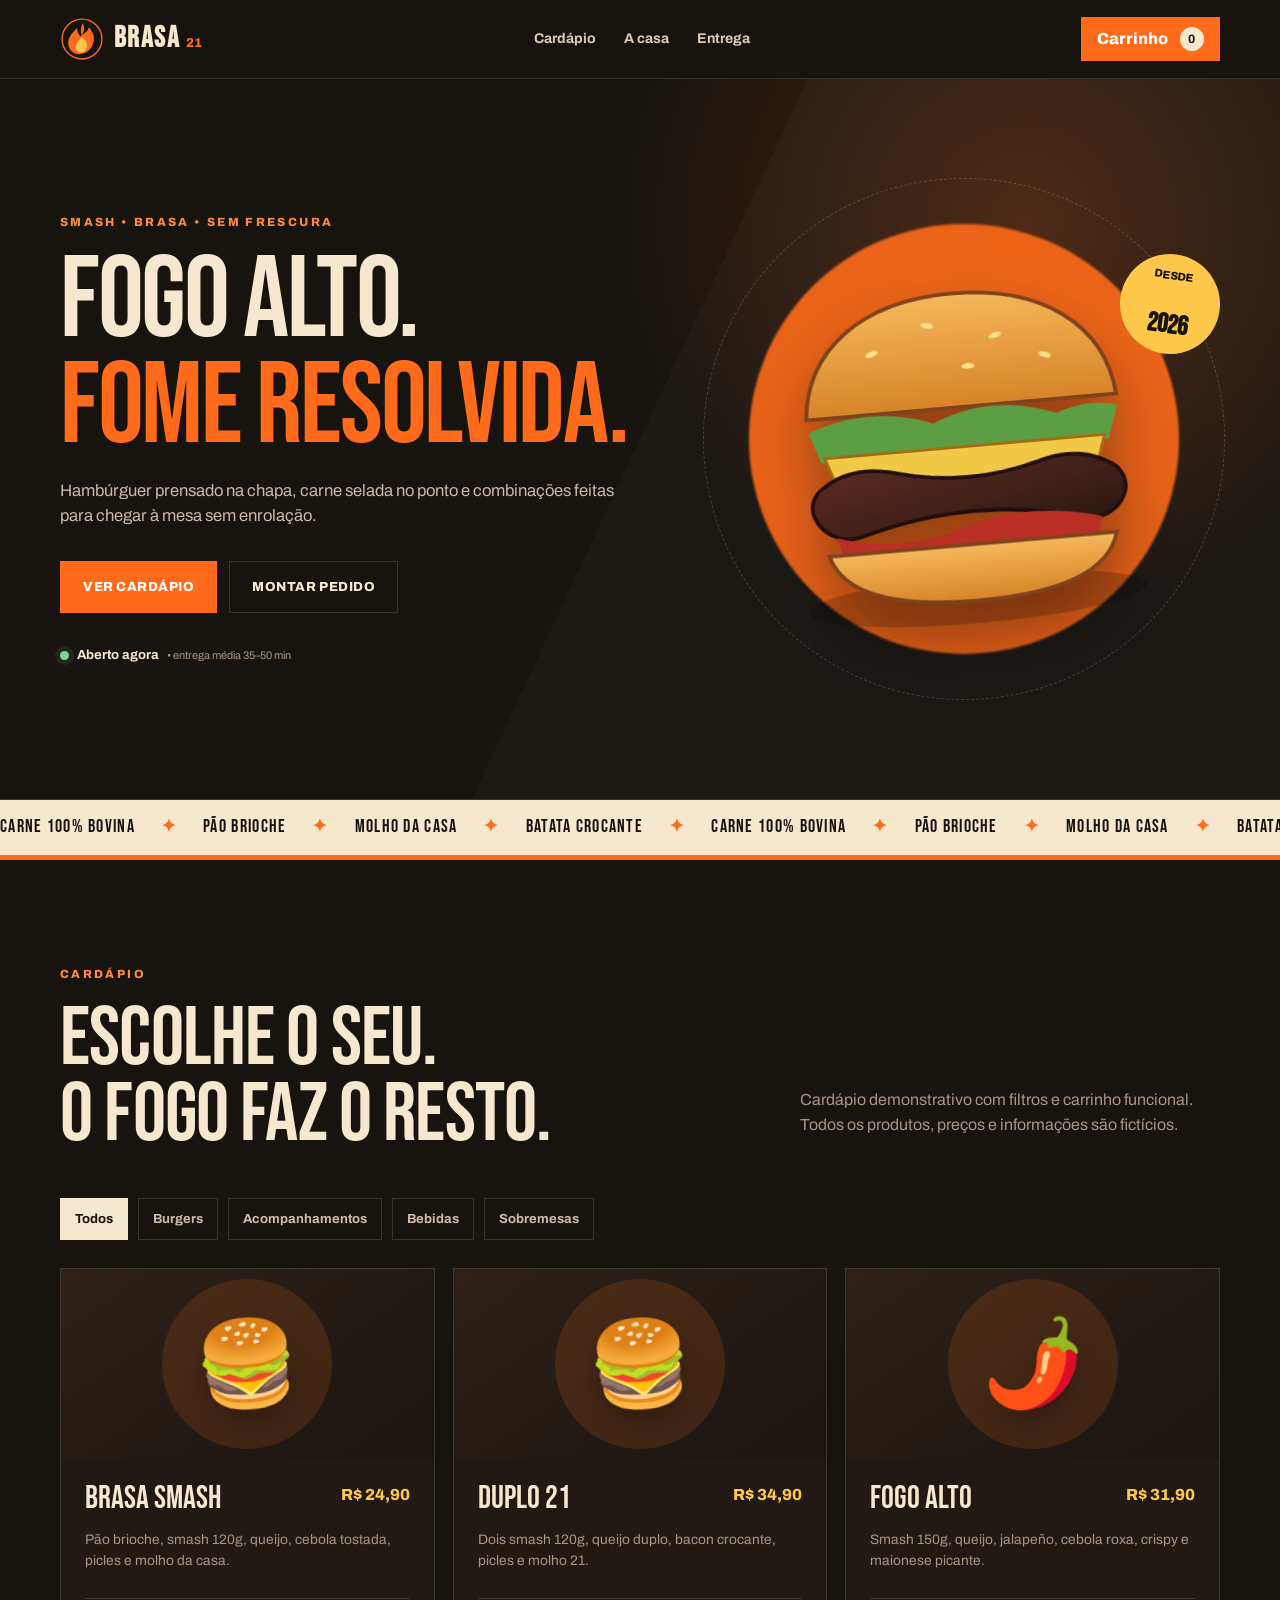
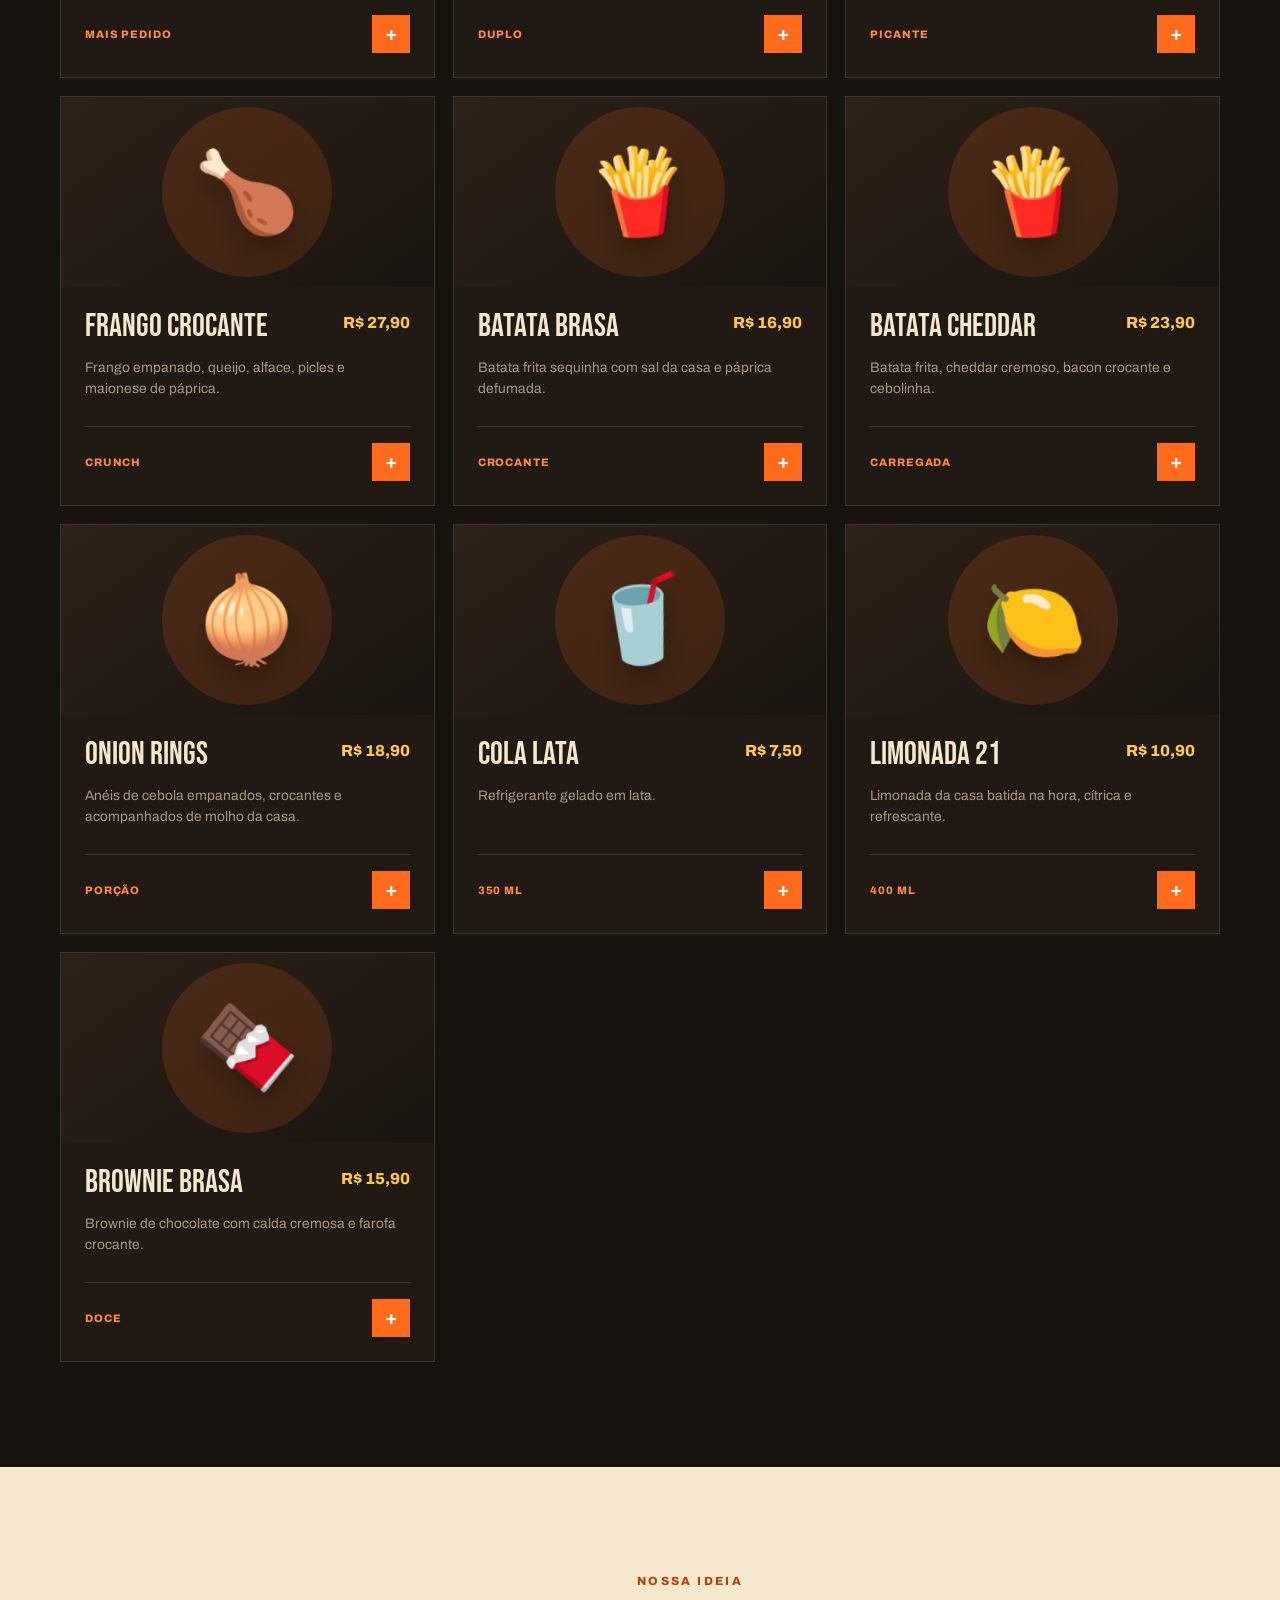
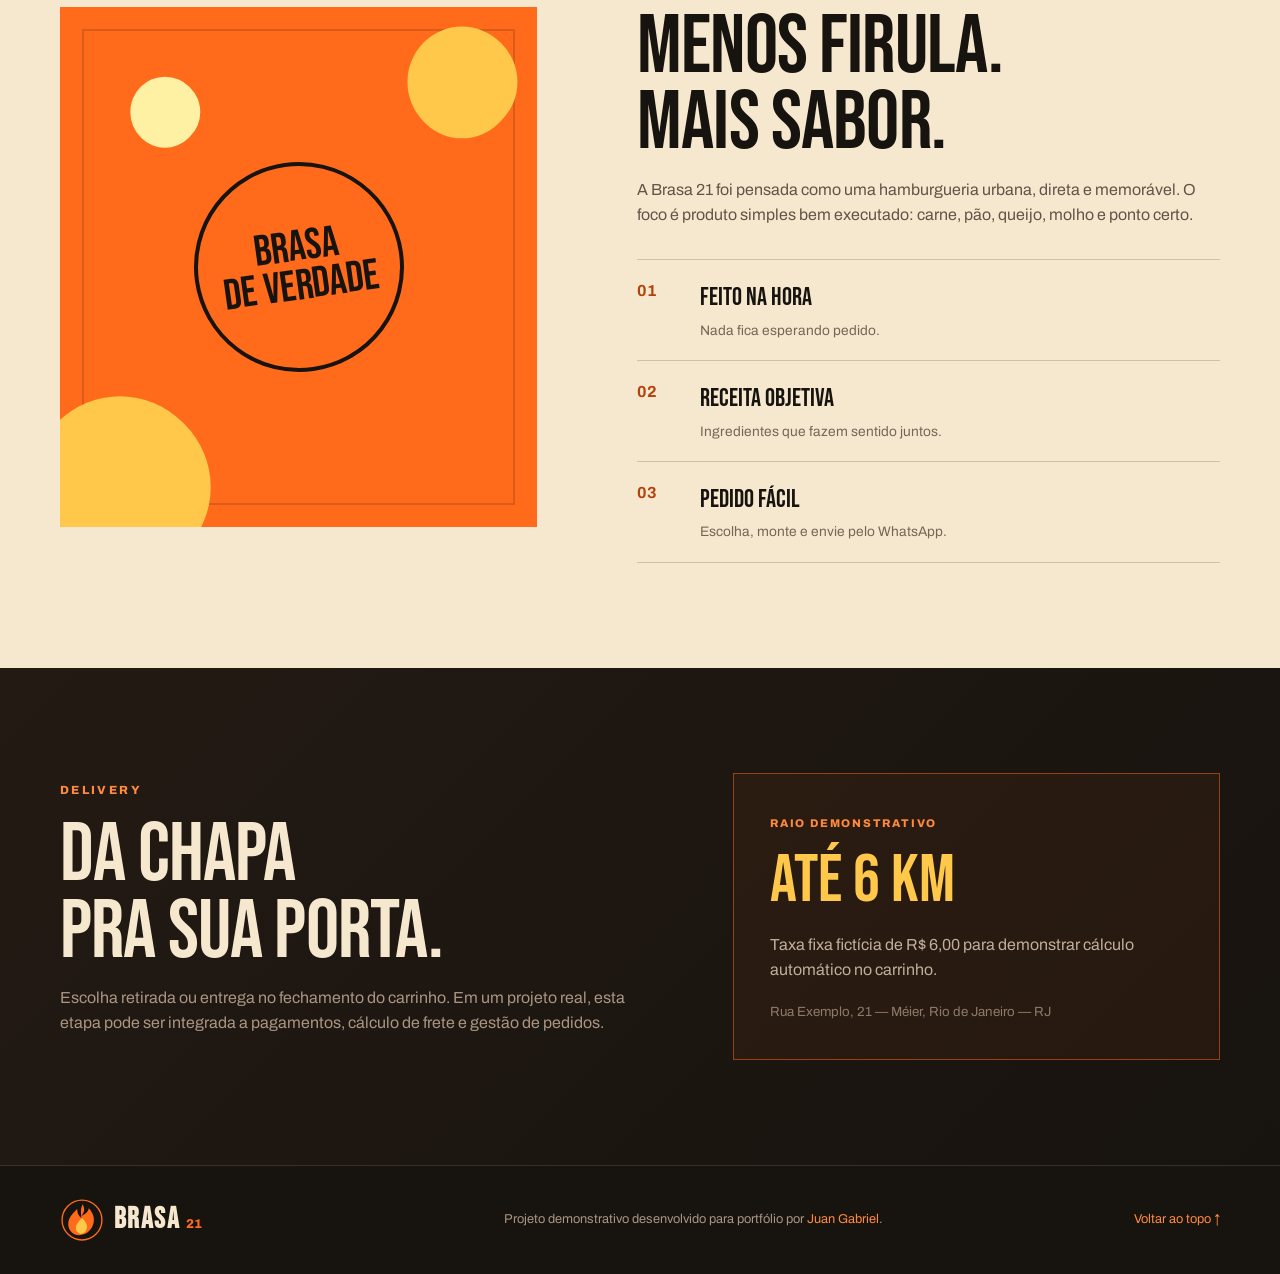
<file: portfolio/brasa-21/index.html>
<!DOCTYPE html>
<html lang="pt-BR">
<head>
  <meta charset="UTF-8" />
  <meta name="viewport" content="width=device-width, initial-scale=1.0" />
  <meta name="description" content="Brasa 21 — hamburgueria fictícia criada como projeto demonstrativo de portfólio." />
  <meta name="theme-color" content="#17130f" />
  <title>Brasa 21 | Burger na brasa</title>
  <link rel="preconnect" href="https://fonts.googleapis.com" />
  <link rel="preconnect" href="https://fonts.gstatic.com" crossorigin />
  <link href="https://fonts.googleapis.com/css2?family=Archivo:wght@400;500;600;700;800&family=Bebas+Neue&display=swap" rel="stylesheet" />
  <link rel="icon" href="assets/logo.svg" type="image/svg+xml" />
  <link rel="stylesheet" href="styles.css" />
</head>
<body>
  <a class="skip-link" href="#main">Pular para o conteúdo</a>
  <header class="header" id="topo">
    <div class="container nav-wrap">
      <a class="brand" href="#topo" aria-label="Brasa 21 — início"><img src="assets/logo.svg" alt="" width="44" height="44" /><span><strong>BRASA</strong><small>21</small></span></a>
      <nav class="nav" aria-label="Navegação principal"><a href="#cardapio">Cardápio</a><a href="#sobre">A casa</a><a href="#entrega">Entrega</a></nav>
      <button class="cart-button" id="cart-button" type="button" aria-controls="cart-drawer" aria-expanded="false"><span>Carrinho</span><b id="cart-count">0</b></button>
    </div>
  </header>

  <main id="main">
    <section class="hero">
      <div class="container hero-grid">
        <div class="hero-copy reveal">
          <p class="eyebrow">SMASH • BRASA • SEM FRESCURA</p>
          <h1>Fogo alto.<br><em>Fome resolvida.</em></h1>
          <p>Hambúrguer prensado na chapa, carne selada no ponto e combinações feitas para chegar à mesa sem enrolação.</p>
          <div class="hero-actions"><a class="button primary" href="#cardapio">Ver cardápio</a><button class="button ghost" type="button" data-open-cart>Montar pedido</button></div>
          <div class="status-line"><span class="status-dot"></span><strong id="store-status">Verificando horário...</strong><small>• entrega média 35–50 min</small></div>
        </div>
        <div class="hero-art reveal"><div class="hero-badge">DESDE<br><strong>2026</strong></div><img src="assets/burger.svg" alt="Ilustração de um hambúrguer artesanal" /></div>
      </div>
    </section>

    <section class="marquee" aria-label="Destaques"><div><span>CARNE 100% BOVINA</span><b>✦</b><span>PÃO BRIOCHE</span><b>✦</b><span>MOLHO DA CASA</span><b>✦</b><span>BATATA CROCANTE</span><b>✦</b><span>CARNE 100% BOVINA</span><b>✦</b><span>PÃO BRIOCHE</span><b>✦</b><span>MOLHO DA CASA</span><b>✦</b><span>BATATA CROCANTE</span><b>✦</b></div></section>

    <section class="section menu-section" id="cardapio">
      <div class="container">
        <div class="section-heading reveal"><div><p class="eyebrow">CARDÁPIO</p><h2>Escolhe o seu.<br>O fogo faz o resto.</h2></div><p>Cardápio demonstrativo com filtros e carrinho funcional. Todos os produtos, preços e informações são fictícios.</p></div>
        <div class="filters" id="filters" role="group" aria-label="Filtrar cardápio"></div>
        <div class="menu-grid" id="menu-grid" aria-live="polite"></div>
      </div>
    </section>

    <section class="section about" id="sobre"><div class="container about-grid">
      <div class="about-art reveal"><span class="stamp">BRASA<br>DE VERDADE</span><div class="flame flame-a"></div><div class="flame flame-b"></div><div class="flame flame-c"></div></div>
      <div class="about-copy reveal"><p class="eyebrow">NOSSA IDEIA</p><h2>Menos firula.<br>Mais sabor.</h2><p>A Brasa 21 foi pensada como uma hamburgueria urbana, direta e memorável. O foco é produto simples bem executado: carne, pão, queijo, molho e ponto certo.</p><div class="feature-list"><article><strong>01</strong><div><h3>Feito na hora</h3><p>Nada fica esperando pedido.</p></div></article><article><strong>02</strong><div><h3>Receita objetiva</h3><p>Ingredientes que fazem sentido juntos.</p></div></article><article><strong>03</strong><div><h3>Pedido fácil</h3><p>Escolha, monte e envie pelo WhatsApp.</p></div></article></div></div>
    </div></section>

    <section class="section delivery" id="entrega"><div class="container delivery-grid">
      <div class="reveal"><p class="eyebrow">DELIVERY</p><h2>Da chapa<br>pra sua porta.</h2><p>Escolha retirada ou entrega no fechamento do carrinho. Em um projeto real, esta etapa pode ser integrada a pagamentos, cálculo de frete e gestão de pedidos.</p></div>
      <div class="delivery-card reveal"><span>RAIO DEMONSTRATIVO</span><strong>até 6 km</strong><p>Taxa fixa fictícia de R$ 6,00 para demonstrar cálculo automático no carrinho.</p><small>Rua Exemplo, 21 — Méier, Rio de Janeiro — RJ</small></div>
    </div></section>
  </main>

  <aside class="cart-drawer" id="cart-drawer" aria-hidden="true" aria-label="Seu pedido">
    <div class="cart-head"><div><span>SEU PEDIDO</span><h2>Carrinho</h2></div><button class="icon-button" id="cart-close" type="button" aria-label="Fechar carrinho">×</button></div>
    <div class="cart-items" id="cart-items"></div>
    <div class="empty-cart" id="empty-cart"><strong>Ainda está vazio.</strong><p>Adicione um burger e ele aparece aqui.</p></div>
    <form id="checkout-form" class="checkout-form">
      <fieldset><legend>Como vai receber?</legend><div class="segmented"><label><input type="radio" name="fulfillment" value="retirada" checked />Retirada</label><label><input type="radio" name="fulfillment" value="entrega" />Entrega</label></div></fieldset>
      <div class="delivery-fields" id="delivery-fields" hidden><label>Endereço<input name="address" type="text" autocomplete="street-address" placeholder="Rua, número e complemento" /></label></div>
      <label>Seu nome<input name="name" type="text" autocomplete="name" placeholder="Nome para o pedido" required /></label>
      <label>Pagamento<select name="payment" required><option value="">Selecione</option><option>Pix</option><option>Dinheiro</option><option>Cartão na entrega</option></select></label>
      <label>Observação<input name="note" type="text" placeholder="Ex.: sem cebola" /></label>
      <div class="totals"><div><span>Subtotal</span><strong id="subtotal">R$ 0,00</strong></div><div><span>Entrega</span><strong id="delivery-fee">R$ 0,00</strong></div><div class="grand-total"><span>Total</span><strong id="grand-total">R$ 0,00</strong></div></div>
      <button class="button primary full" type="submit" id="checkout-button">Enviar pedido pelo WhatsApp</button>
      <p class="demo-note">Demonstração: o número de WhatsApp é fictício e nenhum pedido real será enviado.</p>
    </form>
  </aside>
  <div class="backdrop" id="backdrop" hidden></div>

  <footer class="footer"><div class="container footer-grid"><div class="brand"><img src="assets/logo.svg" alt="" width="40" height="40" /><span><strong>BRASA</strong><small>21</small></span></div><p>Projeto demonstrativo desenvolvido para portfólio por <a href="https://github.com/Juan01304" target="_blank" rel="noreferrer">Juan Gabriel</a>.</p><a href="#topo">Voltar ao topo ↑</a></div></footer>

  <script src="script.js"></script>
</body>
</html>
</file>
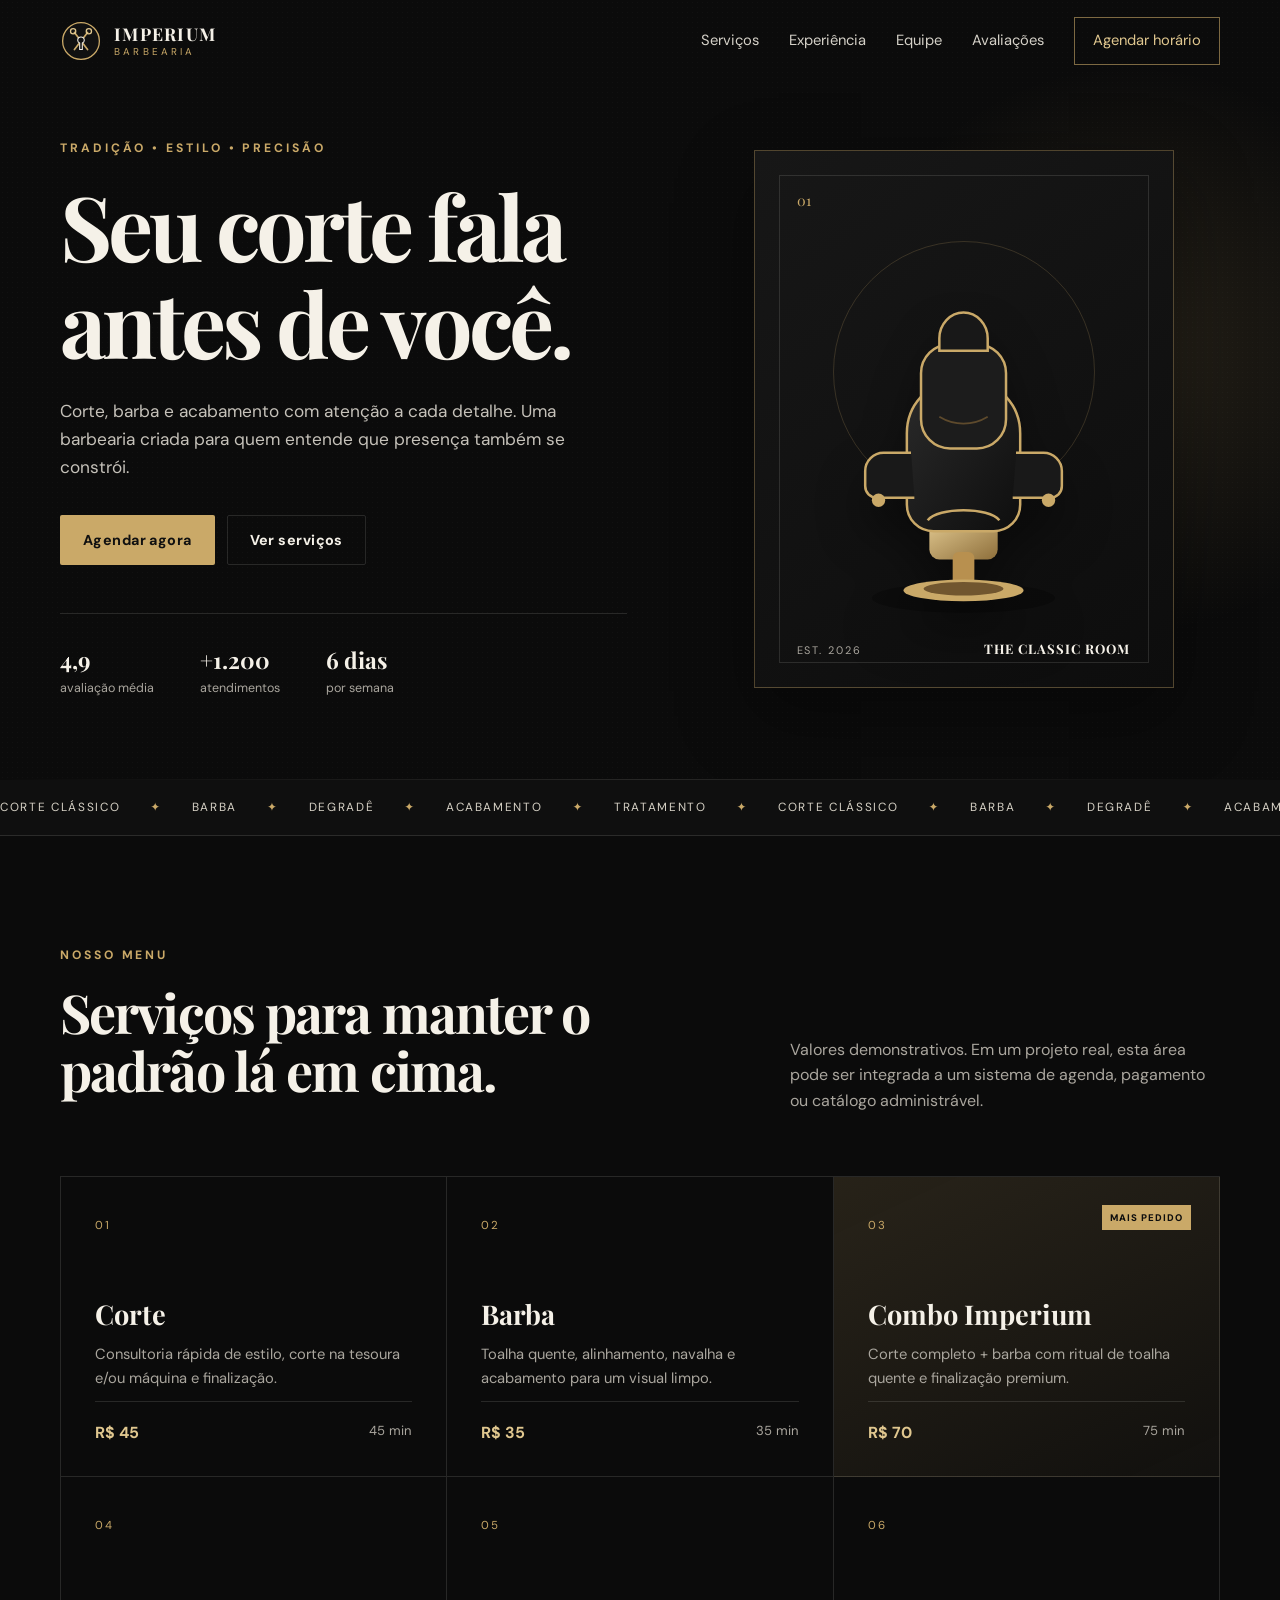
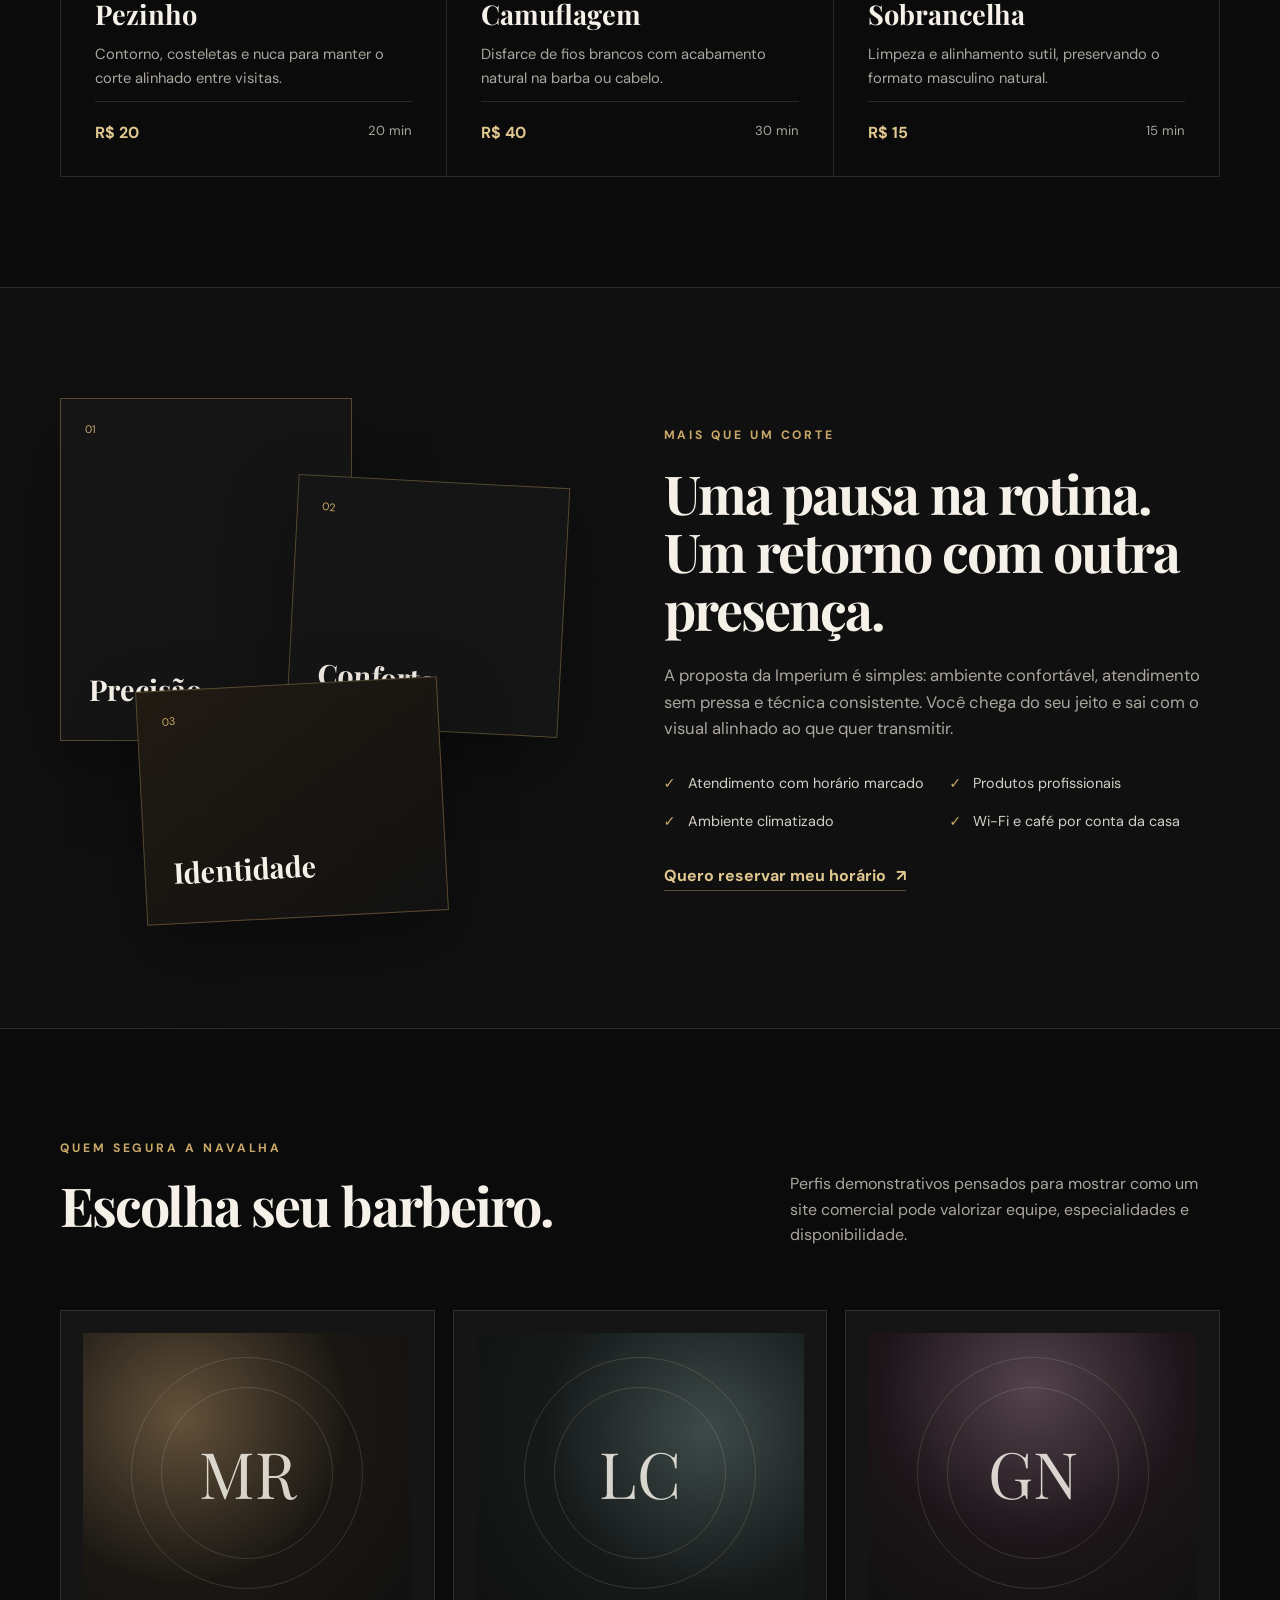
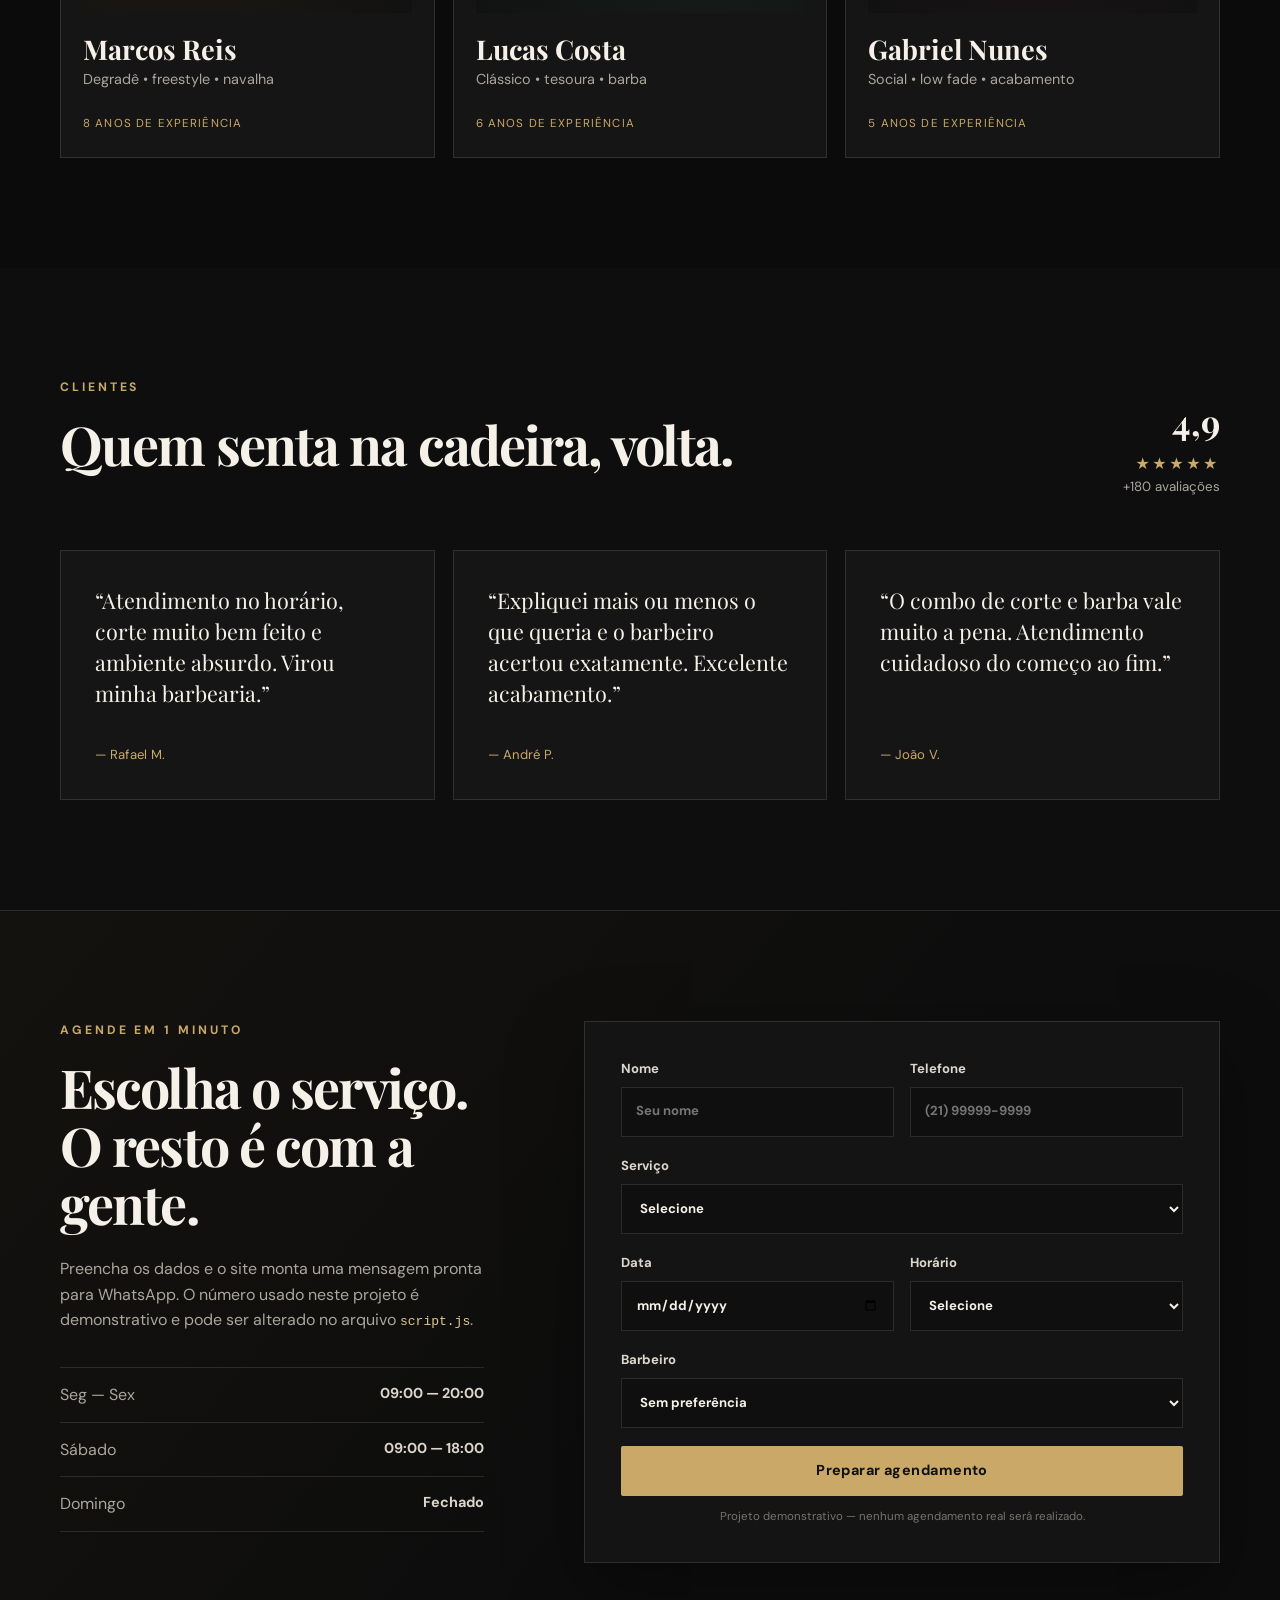
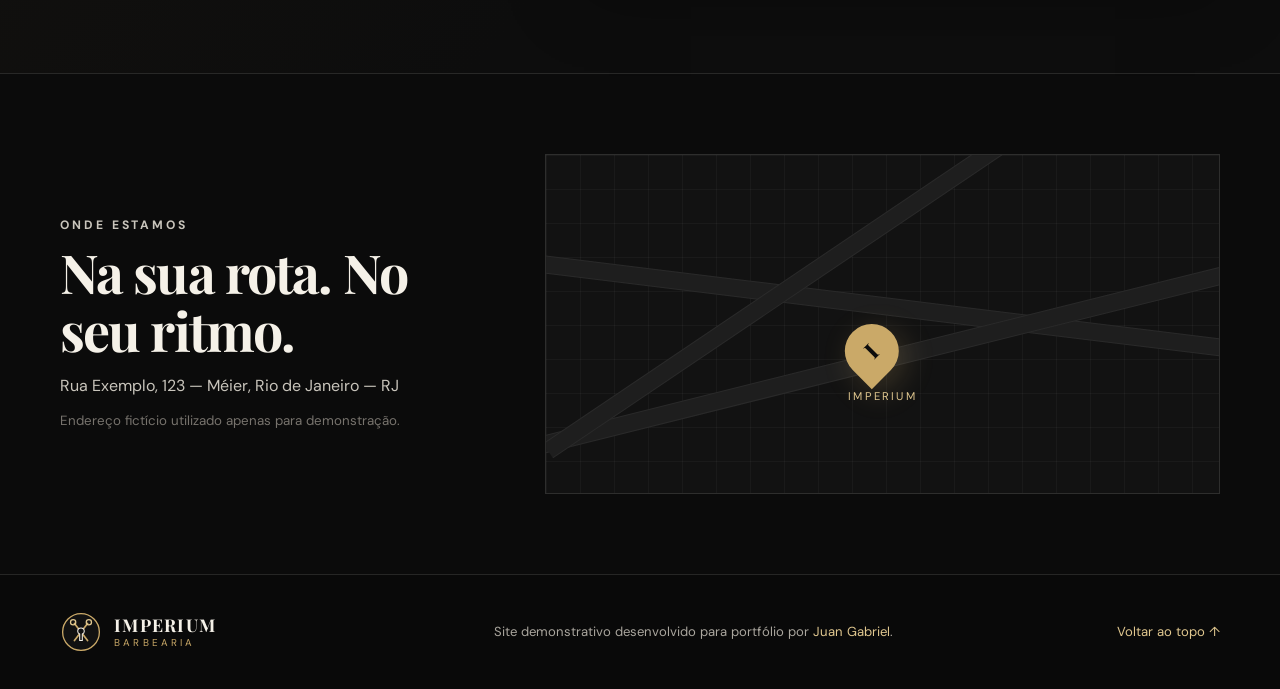
<file: portfolio/imperium-barbearia/index.html>
<!DOCTYPE html>
<html lang="pt-BR">
<head>
  <meta charset="UTF-8" />
  <meta name="viewport" content="width=device-width, initial-scale=1.0" />
  <meta name="description" content="Imperium Barbearia — site demonstrativo de uma barbearia premium, desenvolvido para portfólio." />
  <meta name="theme-color" content="#0d0d0d" />
  <title>Imperium Barbearia | Corte, barba e presença</title>
  <link rel="preconnect" href="https://fonts.googleapis.com" />
  <link rel="preconnect" href="https://fonts.gstatic.com" crossorigin />
  <link href="https://fonts.googleapis.com/css2?family=DM+Sans:wght@400;500;600;700&family=Playfair+Display:wght@600;700;800&display=swap" rel="stylesheet" />
  <link rel="icon" href="assets/logo.svg" type="image/svg+xml" />
  <link rel="stylesheet" href="styles.css" />
</head>
<body>
  <a class="skip-link" href="#main">Pular para o conteúdo</a>

  <header class="header" id="topo">
    <div class="container nav-wrap">
      <a class="brand" href="#topo" aria-label="Imperium Barbearia — início">
        <img src="assets/logo.svg" alt="" width="42" height="42" />
        <span><strong>IMPERIUM</strong><small>BARBEARIA</small></span>
      </a>
      <button class="menu-button" type="button" aria-expanded="false" aria-controls="main-nav" aria-label="Abrir menu"><span></span><span></span><span></span></button>
      <nav class="nav" id="main-nav" aria-label="Navegação principal">
        <a href="#servicos">Serviços</a><a href="#experiencia">Experiência</a><a href="#equipe">Equipe</a><a href="#depoimentos">Avaliações</a><a class="nav-cta" href="#agendamento">Agendar horário</a>
      </nav>
    </div>
  </header>

  <main id="main">
    <section class="hero" aria-labelledby="hero-title">
      <div class="hero-noise" aria-hidden="true"></div>
      <div class="container hero-grid">
        <div class="hero-copy reveal">
          <p class="eyebrow">TRADIÇÃO • ESTILO • PRECISÃO</p>
          <h1 id="hero-title">Seu corte fala antes de você.</h1>
          <p class="hero-text">Corte, barba e acabamento com atenção a cada detalhe. Uma barbearia criada para quem entende que presença também se constrói.</p>
          <div class="hero-actions"><a class="button button-primary" href="#agendamento">Agendar agora</a><a class="button button-ghost" href="#servicos">Ver serviços</a></div>
          <div class="hero-meta" aria-label="Diferenciais"><div><strong>4,9</strong><span>avaliação média</span></div><div><strong>+1.200</strong><span>atendimentos</span></div><div><strong>6 dias</strong><span>por semana</span></div></div>
        </div>
        <div class="hero-art reveal" aria-hidden="true">
          <div class="art-frame"><span class="art-index">01</span><img src="assets/barber-chair.svg" alt="" /><div class="art-caption"><span>EST. 2026</span><strong>THE CLASSIC ROOM</strong></div></div>
        </div>
      </div>
    </section>

    <section class="ticker" aria-label="Serviços em destaque"><div class="ticker-track"><span>CORTE CLÁSSICO</span><b>✦</b><span>BARBA</span><b>✦</b><span>DEGRADÊ</span><b>✦</b><span>ACABAMENTO</span><b>✦</b><span>TRATAMENTO</span><b>✦</b><span>CORTE CLÁSSICO</span><b>✦</b><span>BARBA</span><b>✦</b><span>DEGRADÊ</span><b>✦</b><span>ACABAMENTO</span><b>✦</b><span>TRATAMENTO</span><b>✦</b></div></section>

    <section class="section" id="servicos"><div class="container">
      <div class="section-heading reveal"><div><p class="eyebrow">NOSSO MENU</p><h2>Serviços para manter o padrão lá em cima.</h2></div><p>Valores demonstrativos. Em um projeto real, esta área pode ser integrada a um sistema de agenda, pagamento ou catálogo administrável.</p></div>
      <div class="services-grid">
        <article class="service-card reveal"><span class="service-number">01</span><h3>Corte</h3><p>Consultoria rápida de estilo, corte na tesoura e/ou máquina e finalização.</p><div class="service-bottom"><strong>R$ 45</strong><span>45 min</span></div></article>
        <article class="service-card reveal"><span class="service-number">02</span><h3>Barba</h3><p>Toalha quente, alinhamento, navalha e acabamento para um visual limpo.</p><div class="service-bottom"><strong>R$ 35</strong><span>35 min</span></div></article>
        <article class="service-card featured reveal"><span class="service-badge">MAIS PEDIDO</span><span class="service-number">03</span><h3>Combo Imperium</h3><p>Corte completo + barba com ritual de toalha quente e finalização premium.</p><div class="service-bottom"><strong>R$ 70</strong><span>75 min</span></div></article>
        <article class="service-card reveal"><span class="service-number">04</span><h3>Pezinho</h3><p>Contorno, costeletas e nuca para manter o corte alinhado entre visitas.</p><div class="service-bottom"><strong>R$ 20</strong><span>20 min</span></div></article>
        <article class="service-card reveal"><span class="service-number">05</span><h3>Camuflagem</h3><p>Disfarce de fios brancos com acabamento natural na barba ou cabelo.</p><div class="service-bottom"><strong>R$ 40</strong><span>30 min</span></div></article>
        <article class="service-card reveal"><span class="service-number">06</span><h3>Sobrancelha</h3><p>Limpeza e alinhamento sutil, preservando o formato masculino natural.</p><div class="service-bottom"><strong>R$ 15</strong><span>15 min</span></div></article>
      </div>
    </div></section>

    <section class="section experience" id="experiencia"><div class="container experience-grid">
      <div class="experience-art reveal" aria-hidden="true"><div class="cut-card cut-card-a"><span>01</span><strong>Precisão</strong></div><div class="cut-card cut-card-b"><span>02</span><strong>Conforto</strong></div><div class="cut-card cut-card-c"><span>03</span><strong>Identidade</strong></div></div>
      <div class="experience-copy reveal"><p class="eyebrow">MAIS QUE UM CORTE</p><h2>Uma pausa na rotina. Um retorno com outra presença.</h2><p>A proposta da Imperium é simples: ambiente confortável, atendimento sem pressa e técnica consistente. Você chega do seu jeito e sai com o visual alinhado ao que quer transmitir.</p><ul class="check-list"><li><span>✓</span> Atendimento com horário marcado</li><li><span>✓</span> Produtos profissionais</li><li><span>✓</span> Ambiente climatizado</li><li><span>✓</span> Wi-Fi e café por conta da casa</li></ul><a class="text-link" href="#agendamento">Quero reservar meu horário <span>↗</span></a></div>
    </div></section>

    <section class="section" id="equipe"><div class="container">
      <div class="section-heading reveal"><div><p class="eyebrow">QUEM SEGURA A NAVALHA</p><h2>Escolha seu barbeiro.</h2></div><p>Perfis demonstrativos pensados para mostrar como um site comercial pode valorizar equipe, especialidades e disponibilidade.</p></div>
      <div class="team-grid">
        <article class="barber-card reveal"><div class="avatar avatar-one" aria-hidden="true">MR</div><div><h3>Marcos Reis</h3><p>Degradê • freestyle • navalha</p></div><span>8 anos de experiência</span></article>
        <article class="barber-card reveal"><div class="avatar avatar-two" aria-hidden="true">LC</div><div><h3>Lucas Costa</h3><p>Clássico • tesoura • barba</p></div><span>6 anos de experiência</span></article>
        <article class="barber-card reveal"><div class="avatar avatar-three" aria-hidden="true">GN</div><div><h3>Gabriel Nunes</h3><p>Social • low fade • acabamento</p></div><span>5 anos de experiência</span></article>
      </div>
    </div></section>

    <section class="section testimonials" id="depoimentos"><div class="container">
      <div class="section-heading reveal"><div><p class="eyebrow">CLIENTES</p><h2>Quem senta na cadeira, volta.</h2></div><div class="rating" aria-label="Avaliação média 4,9 de 5"><strong>4,9</strong><span>★★★★★</span><small>+180 avaliações</small></div></div>
      <div class="testimonial-grid"><blockquote class="quote reveal"><p>“Atendimento no horário, corte muito bem feito e ambiente absurdo. Virou minha barbearia.”</p><footer>— Rafael M.</footer></blockquote><blockquote class="quote reveal"><p>“Expliquei mais ou menos o que queria e o barbeiro acertou exatamente. Excelente acabamento.”</p><footer>— André P.</footer></blockquote><blockquote class="quote reveal"><p>“O combo de corte e barba vale muito a pena. Atendimento cuidadoso do começo ao fim.”</p><footer>— João V.</footer></blockquote></div>
    </div></section>

    <section class="section booking" id="agendamento"><div class="container booking-grid">
      <div class="booking-copy reveal"><p class="eyebrow">AGENDE EM 1 MINUTO</p><h2>Escolha o serviço. O resto é com a gente.</h2><p>Preencha os dados e o site monta uma mensagem pronta para WhatsApp. O número usado neste projeto é demonstrativo e pode ser alterado no arquivo <code>script.js</code>.</p><div class="hours"><div><span>Seg — Sex</span><strong>09:00 — 20:00</strong></div><div><span>Sábado</span><strong>09:00 — 18:00</strong></div><div><span>Domingo</span><strong>Fechado</strong></div></div></div>
      <form class="booking-form reveal" id="booking-form">
        <div class="field-row"><label>Nome<input type="text" name="name" autocomplete="name" placeholder="Seu nome" required /></label><label>Telefone<input type="tel" name="phone" autocomplete="tel" placeholder="(21) 99999-9999" required /></label></div>
        <label>Serviço<select name="service" required><option value="">Selecione</option><option>Corte — R$ 45</option><option>Barba — R$ 35</option><option>Combo Imperium — R$ 70</option><option>Pezinho — R$ 20</option><option>Camuflagem — R$ 40</option><option>Sobrancelha — R$ 15</option></select></label>
        <div class="field-row"><label>Data<input type="date" name="date" required /></label><label>Horário<select name="time" required><option value="">Selecione</option><option>09:00</option><option>10:00</option><option>11:00</option><option>12:00</option><option>14:00</option><option>15:00</option><option>16:00</option><option>17:00</option><option>18:00</option><option>19:00</option></select></label></div>
        <label>Barbeiro<select name="barber"><option>Sem preferência</option><option>Marcos Reis</option><option>Lucas Costa</option><option>Gabriel Nunes</option></select></label>
        <button class="button button-primary button-full" type="submit">Preparar agendamento</button><p class="form-note">Projeto demonstrativo — nenhum agendamento real será realizado.</p>
      </form>
    </div></section>

    <section class="location"><div class="container location-grid"><div><p class="eyebrow">ONDE ESTAMOS</p><h2>Na sua rota. No seu ritmo.</h2><p>Rua Exemplo, 123 — Méier, Rio de Janeiro — RJ</p><small>Endereço fictício utilizado apenas para demonstração.</small></div><div class="map-demo" aria-label="Mapa ilustrativo"><span class="map-road road-one"></span><span class="map-road road-two"></span><span class="map-road road-three"></span><span class="map-pin">I</span><p>IMPERIUM</p></div></div></section>
  </main>

  <footer class="footer"><div class="container footer-grid"><div class="brand footer-brand"><img src="assets/logo.svg" alt="" width="42" height="42" /><span><strong>IMPERIUM</strong><small>BARBEARIA</small></span></div><p>Site demonstrativo desenvolvido para portfólio por <a href="https://github.com/Juan01304" target="_blank" rel="noreferrer">Juan Gabriel</a>.</p><a href="#topo">Voltar ao topo ↑</a></div></footer>

  <dialog class="booking-dialog" id="booking-dialog"><button class="dialog-close" type="button" aria-label="Fechar">×</button><p class="eyebrow">PRONTO PARA ENVIAR</p><h2>Confira seu pedido</h2><div id="booking-summary" class="booking-summary"></div><div class="dialog-actions"><a class="button button-primary" id="whatsapp-link" href="#" target="_blank" rel="noreferrer">Abrir WhatsApp</a><button class="button button-ghost" type="button" id="copy-message">Copiar mensagem</button></div><p class="form-note">O WhatsApp deste projeto usa um número de demonstração. Troque a constante <code>WHATSAPP_NUMBER</code> no JavaScript antes de usar comercialmente.</p></dialog>
  <script src="script.js"></script>
</body>
</html>
</file>
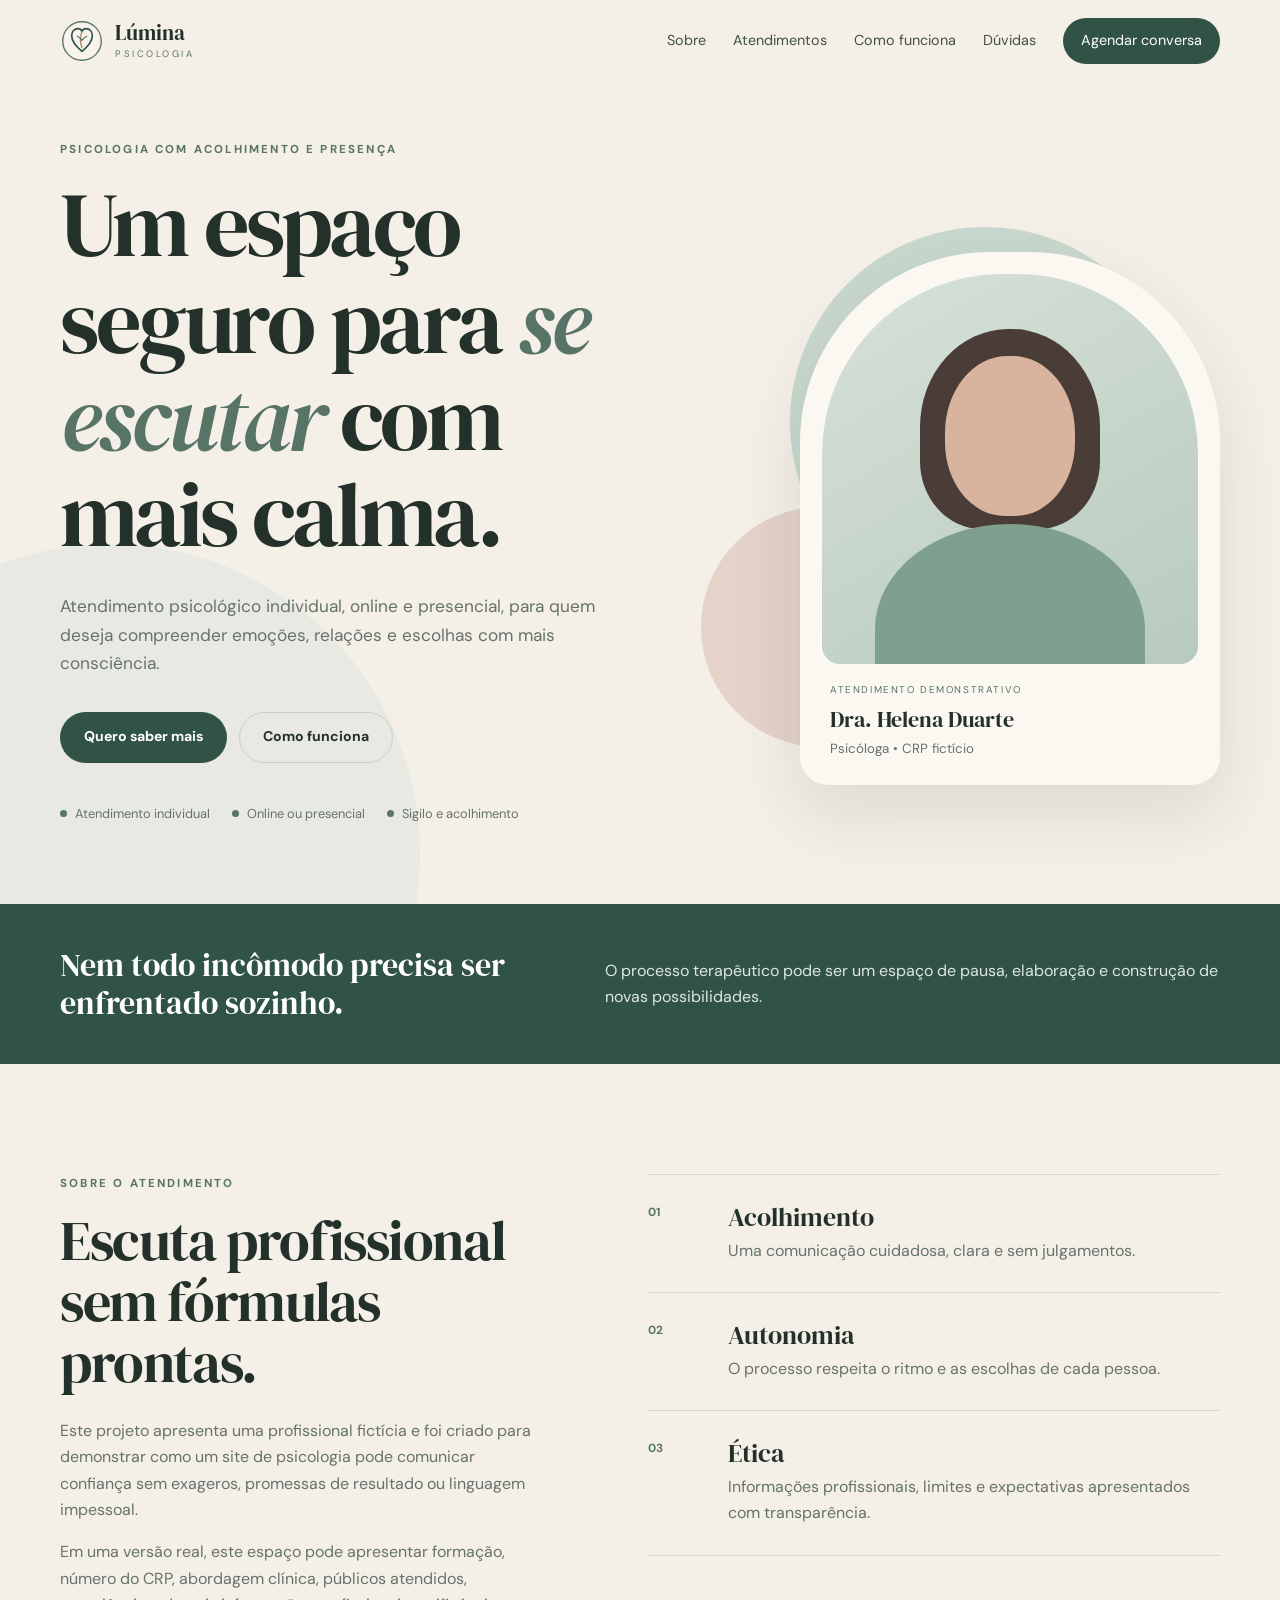
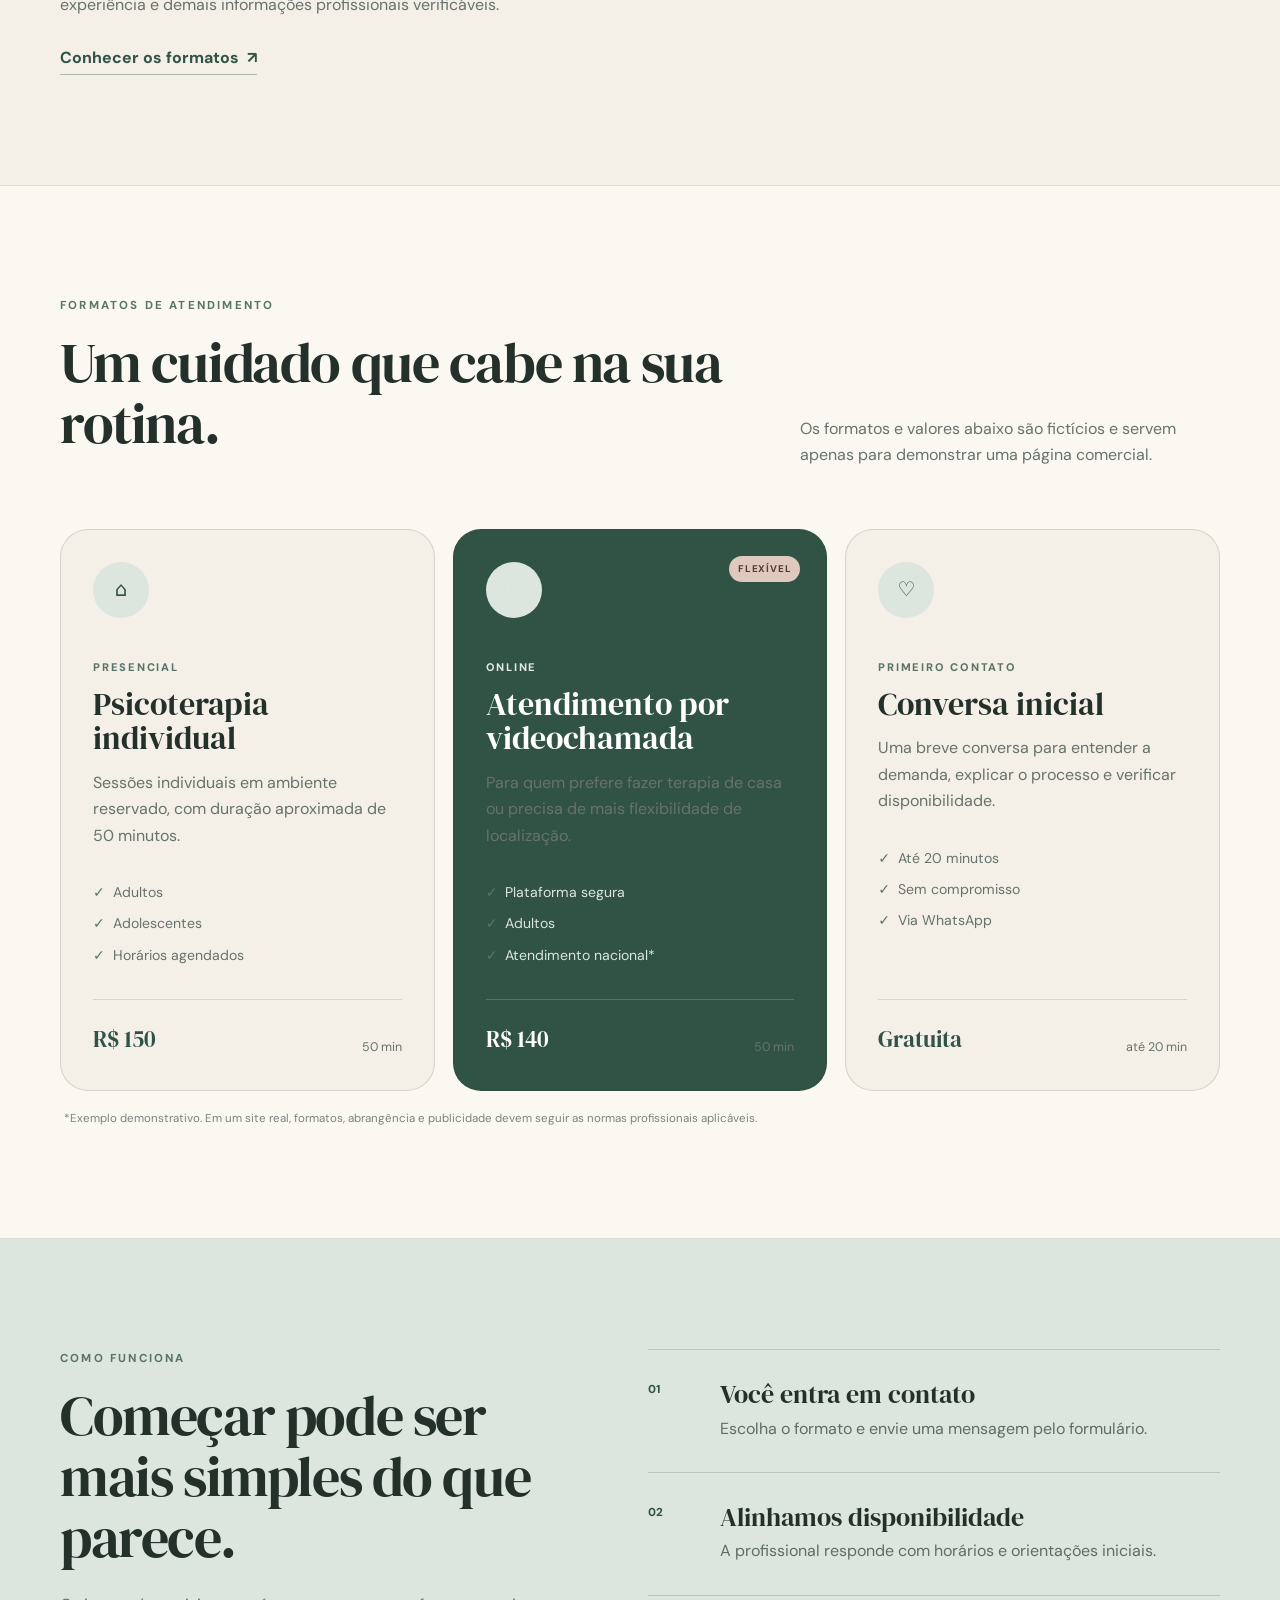
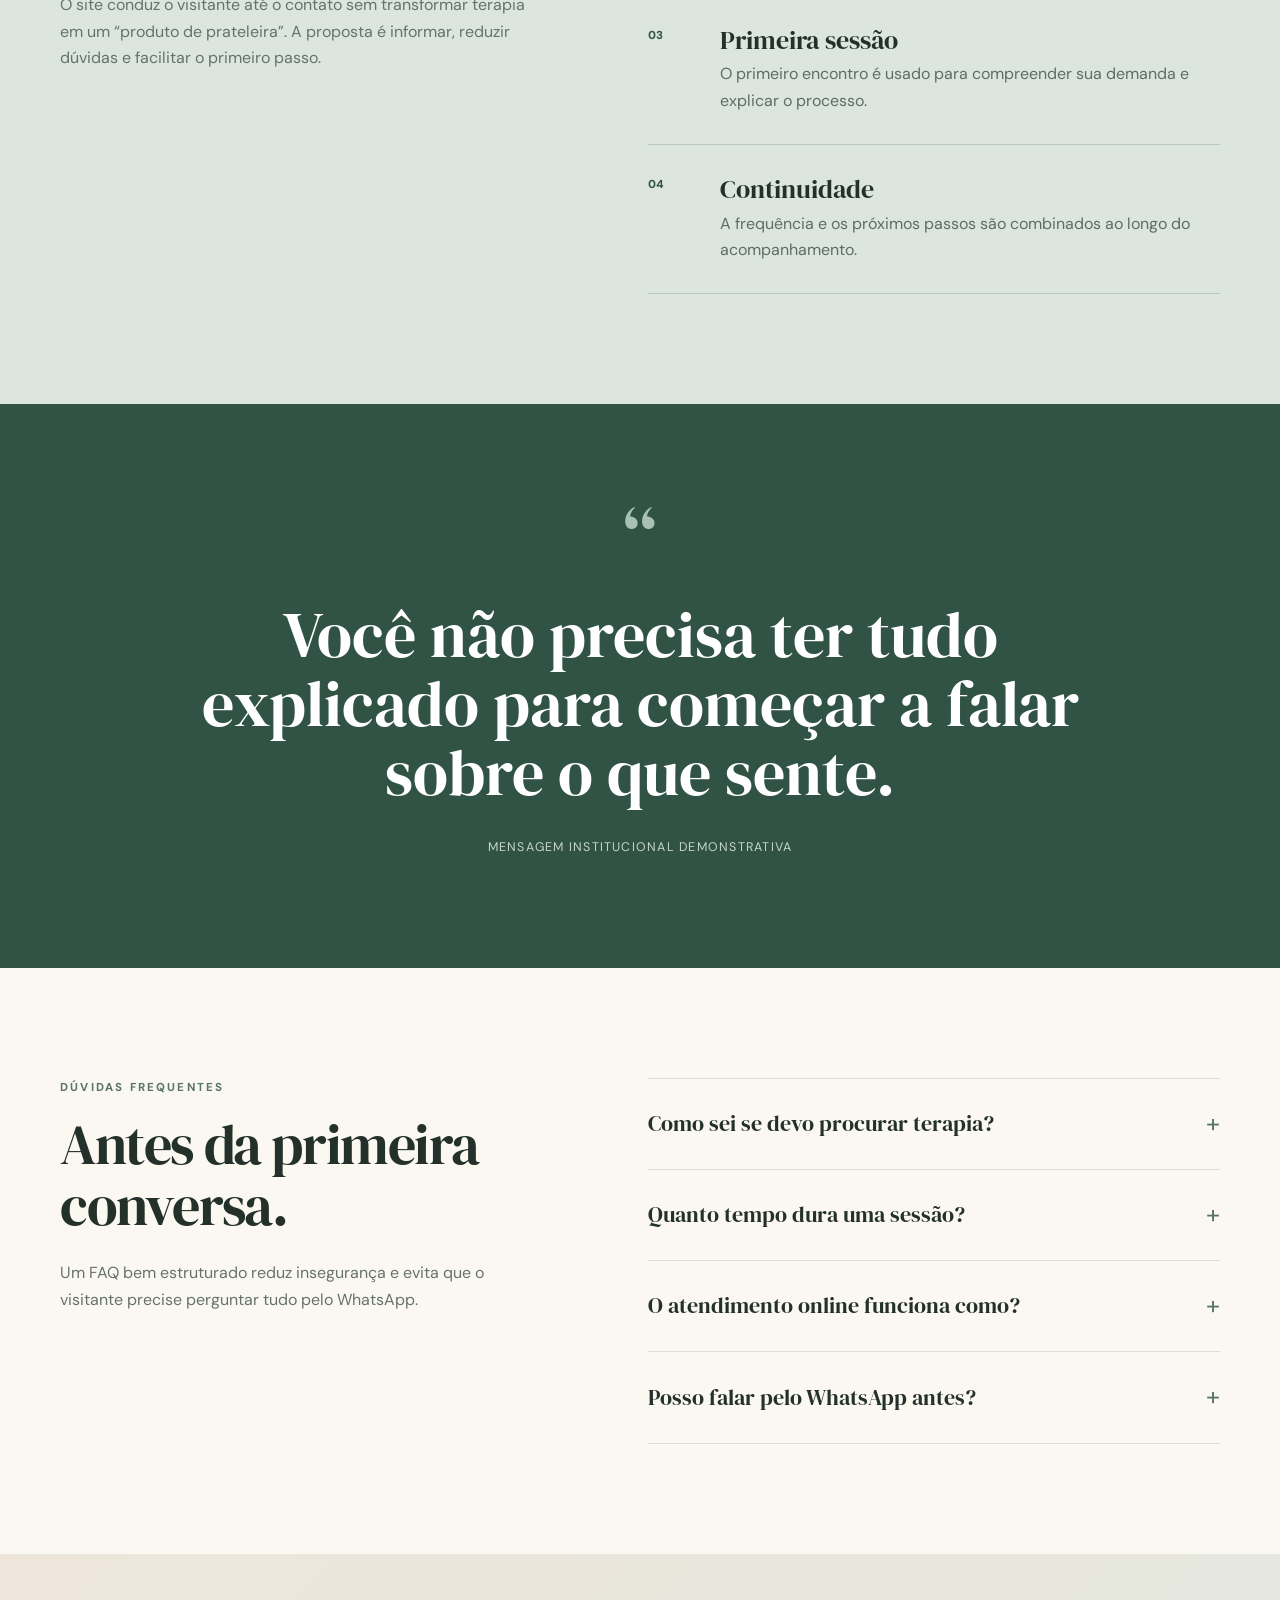
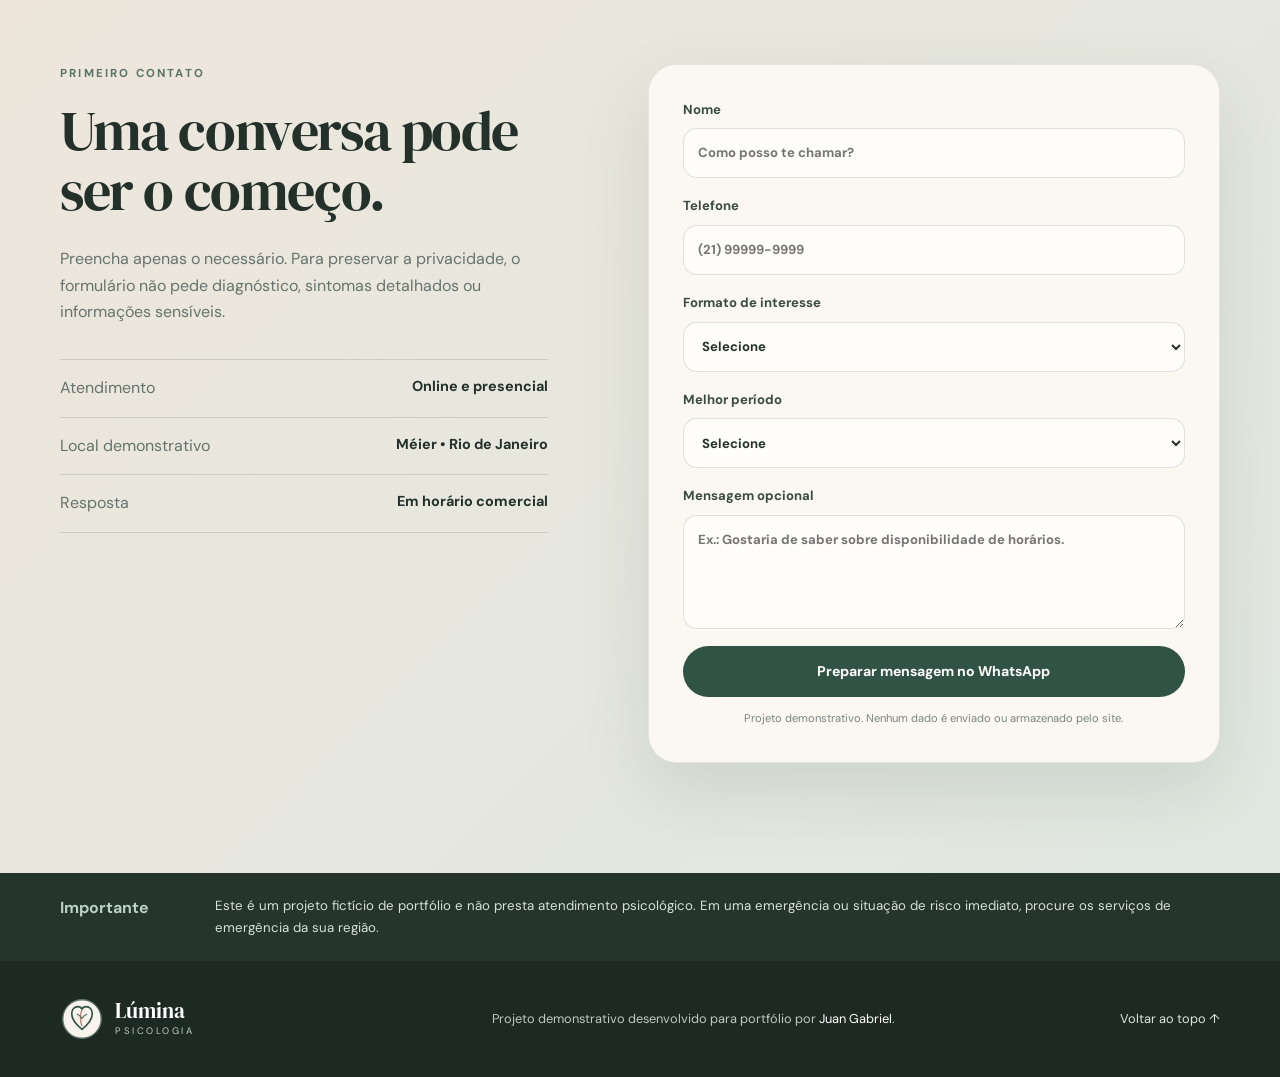
<file: portfolio/lumina-psicologia/index.html>
<!DOCTYPE html>
<html lang="pt-BR">
<head>
  <meta charset="UTF-8" />
  <meta name="viewport" content="width=device-width, initial-scale=1.0" />
  <meta name="description" content="Lúmina Psicologia — site demonstrativo para profissional de psicologia, desenvolvido para portfólio." />
  <meta name="theme-color" content="#f4efe7" />
  <title>Lúmina Psicologia | Um espaço para se escutar</title>
  <link rel="preconnect" href="https://fonts.googleapis.com" />
  <link rel="preconnect" href="https://fonts.gstatic.com" crossorigin />
  <link href="https://fonts.googleapis.com/css2?family=DM+Sans:wght@400;500;600;700&family=DM+Serif+Display:ital@0;1&display=swap" rel="stylesheet" />
  <link rel="icon" href="assets/logo.svg" type="image/svg+xml" />
  <link rel="stylesheet" href="styles.css" />
</head>
<body>
  <a class="skip-link" href="#main">Pular para o conteúdo</a>
  <header class="header" id="topo">
    <div class="container nav-wrap">
      <a class="brand" href="#topo" aria-label="Lúmina Psicologia — início">
        <img src="assets/logo.svg" width="44" height="44" alt="" />
        <span><strong>Lúmina</strong><small>PSICOLOGIA</small></span>
      </a>
      <button class="menu-button" aria-expanded="false" aria-controls="main-nav" aria-label="Abrir menu" type="button"><span></span><span></span><span></span></button>
      <nav class="nav" id="main-nav" aria-label="Navegação principal">
        <a href="#sobre">Sobre</a><a href="#atendimentos">Atendimentos</a><a href="#como-funciona">Como funciona</a><a href="#faq">Dúvidas</a><a class="nav-cta" href="#contato">Agendar conversa</a>
      </nav>
    </div>
  </header>

  <main id="main">
    <section class="hero">
      <div class="container hero-grid">
        <div class="hero-copy reveal">
          <p class="eyebrow">PSICOLOGIA COM ACOLHIMENTO E PRESENÇA</p>
          <h1>Um espaço seguro para <em>se escutar</em> com mais calma.</h1>
          <p class="hero-text">Atendimento psicológico individual, online e presencial, para quem deseja compreender emoções, relações e escolhas com mais consciência.</p>
          <div class="hero-actions"><a class="button button-primary" href="#contato">Quero saber mais</a><a class="button button-secondary" href="#como-funciona">Como funciona</a></div>
          <div class="trust-row"><span>Atendimento individual</span><span>Online ou presencial</span><span>Sigilo e acolhimento</span></div>
        </div>
        <div class="hero-art reveal" aria-hidden="true">
          <div class="shape shape-a"></div><div class="shape shape-b"></div>
          <div class="portrait-card">
            <div class="portrait-illustration"><span class="face"></span><span class="hair"></span><span class="body"></span></div>
            <div class="portrait-caption"><span>ATENDIMENTO DEMONSTRATIVO</span><strong>Dra. Helena Duarte</strong><small>Psicóloga • CRP fictício</small></div>
          </div>
        </div>
      </div>
    </section>

    <section class="intro-strip"><div class="container intro-grid"><p>Nem todo incômodo precisa ser enfrentado sozinho.</p><p>O processo terapêutico pode ser um espaço de pausa, elaboração e construção de novas possibilidades.</p></div></section>

    <section class="section" id="sobre"><div class="container about-grid">
      <div class="about-copy reveal"><p class="eyebrow">SOBRE O ATENDIMENTO</p><h2>Escuta profissional sem fórmulas prontas.</h2><p>Este projeto apresenta uma profissional fictícia e foi criado para demonstrar como um site de psicologia pode comunicar confiança sem exageros, promessas de resultado ou linguagem impessoal.</p><p>Em uma versão real, este espaço pode apresentar formação, número do CRP, abordagem clínica, públicos atendidos, experiência e demais informações profissionais verificáveis.</p><a class="text-link" href="#atendimentos">Conhecer os formatos <span>↗</span></a></div>
      <div class="values reveal"><article><span>01</span><div><h3>Acolhimento</h3><p>Uma comunicação cuidadosa, clara e sem julgamentos.</p></div></article><article><span>02</span><div><h3>Autonomia</h3><p>O processo respeita o ritmo e as escolhas de cada pessoa.</p></div></article><article><span>03</span><div><h3>Ética</h3><p>Informações profissionais, limites e expectativas apresentados com transparência.</p></div></article></div>
    </div></section>

    <section class="section services" id="atendimentos"><div class="container">
      <div class="section-heading reveal"><div><p class="eyebrow">FORMATOS DE ATENDIMENTO</p><h2>Um cuidado que cabe na sua rotina.</h2></div><p>Os formatos e valores abaixo são fictícios e servem apenas para demonstrar uma página comercial.</p></div>
      <div class="service-grid">
        <article class="service-card reveal"><span class="icon">⌂</span><p class="service-kicker">PRESENCIAL</p><h3>Psicoterapia individual</h3><p>Sessões individuais em ambiente reservado, com duração aproximada de 50 minutos.</p><ul><li>Adultos</li><li>Adolescentes</li><li>Horários agendados</li></ul><div class="card-bottom"><strong>R$ 150</strong><span>50 min</span></div></article>
        <article class="service-card featured reveal"><span class="badge">FLEXÍVEL</span><span class="icon">◌</span><p class="service-kicker">ONLINE</p><h3>Atendimento por videochamada</h3><p>Para quem prefere fazer terapia de casa ou precisa de mais flexibilidade de localização.</p><ul><li>Plataforma segura</li><li>Adultos</li><li>Atendimento nacional*</li></ul><div class="card-bottom"><strong>R$ 140</strong><span>50 min</span></div></article>
        <article class="service-card reveal"><span class="icon">♡</span><p class="service-kicker">PRIMEIRO CONTATO</p><h3>Conversa inicial</h3><p>Uma breve conversa para entender a demanda, explicar o processo e verificar disponibilidade.</p><ul><li>Até 20 minutos</li><li>Sem compromisso</li><li>Via WhatsApp</li></ul><div class="card-bottom"><strong>Gratuita</strong><span>até 20 min</span></div></article>
      </div><p class="legal-note">*Exemplo demonstrativo. Em um site real, formatos, abrangência e publicidade devem seguir as normas profissionais aplicáveis.</p>
    </div></section>

    <section class="section process" id="como-funciona"><div class="container process-grid">
      <div class="process-copy reveal"><p class="eyebrow">COMO FUNCIONA</p><h2>Começar pode ser mais simples do que parece.</h2><p>O site conduz o visitante até o contato sem transformar terapia em um “produto de prateleira”. A proposta é informar, reduzir dúvidas e facilitar o primeiro passo.</p></div>
      <ol class="steps"><li class="reveal"><span>01</span><div><h3>Você entra em contato</h3><p>Escolha o formato e envie uma mensagem pelo formulário.</p></div></li><li class="reveal"><span>02</span><div><h3>Alinhamos disponibilidade</h3><p>A profissional responde com horários e orientações iniciais.</p></div></li><li class="reveal"><span>03</span><div><h3>Primeira sessão</h3><p>O primeiro encontro é usado para compreender sua demanda e explicar o processo.</p></div></li><li class="reveal"><span>04</span><div><h3>Continuidade</h3><p>A frequência e os próximos passos são combinados ao longo do acompanhamento.</p></div></li></ol>
    </div></section>

    <section class="section quote-section"><div class="container"><blockquote class="manifesto reveal"><span>“</span><p>Você não precisa ter tudo explicado para começar a falar sobre o que sente.</p><footer>Mensagem institucional demonstrativa</footer></blockquote></div></section>

    <section class="section faq-section" id="faq"><div class="container faq-grid">
      <div class="faq-heading reveal"><p class="eyebrow">DÚVIDAS FREQUENTES</p><h2>Antes da primeira conversa.</h2><p>Um FAQ bem estruturado reduz insegurança e evita que o visitante precise perguntar tudo pelo WhatsApp.</p></div>
      <div class="accordion">
        <article class="faq-item reveal"><button type="button" aria-expanded="false"><span>Como sei se devo procurar terapia?</span><b>+</b></button><div class="faq-answer"><p>Não é necessário esperar uma crise. Algumas pessoas procuram psicoterapia por sofrimento emocional, mudanças de vida, conflitos, autoconhecimento ou desejo de compreender melhor seus padrões e escolhas.</p></div></article>
        <article class="faq-item reveal"><button type="button" aria-expanded="false"><span>Quanto tempo dura uma sessão?</span><b>+</b></button><div class="faq-answer"><p>Neste projeto demonstrativo, as sessões foram configuradas com aproximadamente 50 minutos. Em um site real, essa informação deve refletir a prática da profissional.</p></div></article>
        <article class="faq-item reveal"><button type="button" aria-expanded="false"><span>O atendimento online funciona como?</span><b>+</b></button><div class="faq-answer"><p>O encontro acontece por videochamada em horário combinado. O paciente precisa de conexão estável e de um ambiente com privacidade.</p></div></article>
        <article class="faq-item reveal"><button type="button" aria-expanded="false"><span>Posso falar pelo WhatsApp antes?</span><b>+</b></button><div class="faq-answer"><p>Sim. O formulário abaixo prepara uma mensagem inicial. Este site não envia dados para servidor e usa apenas um número fictício de demonstração.</p></div></article>
      </div>
    </div></section>

    <section class="section contact-section" id="contato"><div class="container contact-grid">
      <div class="contact-copy reveal"><p class="eyebrow">PRIMEIRO CONTATO</p><h2>Uma conversa pode ser o começo.</h2><p>Preencha apenas o necessário. Para preservar a privacidade, o formulário não pede diagnóstico, sintomas detalhados ou informações sensíveis.</p><div class="contact-details"><div><span>Atendimento</span><strong>Online e presencial</strong></div><div><span>Local demonstrativo</span><strong>Méier • Rio de Janeiro</strong></div><div><span>Resposta</span><strong>Em horário comercial</strong></div></div></div>
      <form class="contact-form reveal" id="contact-form">
        <label>Nome<input type="text" name="name" autocomplete="name" placeholder="Como posso te chamar?" required /></label>
        <label>Telefone<input type="tel" name="phone" autocomplete="tel" placeholder="(21) 99999-9999" required /></label>
        <label>Formato de interesse<select name="format" required><option value="">Selecione</option><option>Atendimento presencial</option><option>Atendimento online</option><option>Conversa inicial</option></select></label>
        <label>Melhor período<select name="period" required><option value="">Selecione</option><option>Manhã</option><option>Tarde</option><option>Noite</option></select></label>
        <label>Mensagem opcional<textarea name="message" rows="4" maxlength="280" placeholder="Ex.: Gostaria de saber sobre disponibilidade de horários."></textarea></label>
        <button class="button button-primary button-full" type="submit">Preparar mensagem no WhatsApp</button><p class="form-note">Projeto demonstrativo. Nenhum dado é enviado ou armazenado pelo site.</p>
      </form>
    </div></section>

    <section class="crisis-note"><div class="container"><strong>Importante</strong><p>Este é um projeto fictício de portfólio e não presta atendimento psicológico. Em uma emergência ou situação de risco imediato, procure os serviços de emergência da sua região.</p></div></section>
  </main>

  <footer class="footer"><div class="container footer-grid"><div class="brand footer-brand"><img src="assets/logo.svg" width="44" height="44" alt="" /><span><strong>Lúmina</strong><small>PSICOLOGIA</small></span></div><p>Projeto demonstrativo desenvolvido para portfólio por <a href="https://github.com/Juan01304" target="_blank" rel="noreferrer">Juan Gabriel</a>.</p><a href="#topo">Voltar ao topo ↑</a></div></footer>

  <dialog class="contact-dialog" id="contact-dialog"><button class="dialog-close" type="button" aria-label="Fechar">×</button><p class="eyebrow">MENSAGEM PREPARADA</p><h2>Confira antes de enviar</h2><div class="message-preview" id="message-preview"></div><div class="dialog-actions"><a class="button button-primary" id="whatsapp-link" href="#" target="_blank" rel="noreferrer">Abrir WhatsApp</a><button class="button button-secondary" id="copy-message" type="button">Copiar mensagem</button></div><p class="form-note">O número é fictício. Troque <code>WHATSAPP_NUMBER</code> no arquivo <code>script.js</code> em um projeto real.</p></dialog>
  <script src="script.js"></script>
</body>
</html>
</file>
<file: portfolio/brasa-21/styles.css>
:root{--bg:#17130f;--bg2:#211a14;--paper:#f6e8cf;--paper2:#ead4b0;--orange:#ff6b1a;--orange2:#ff8a3d;--yellow:#ffc84b;--ink:#17130f;--muted:#a99582;--line:rgba(246,232,207,.14);--card:#211a14;--shadow:0 30px 80px rgba(0,0,0,.28)}*{box-sizing:border-box}html{scroll-behavior:smooth}body{margin:0;background:var(--bg);color:var(--paper);font-family:Archivo,system-ui,sans-serif;line-height:1.55;overflow-x:hidden}body.cart-open{overflow:hidden}a{color:inherit;text-decoration:none}button,input,select{font:inherit}button{cursor:pointer}img{display:block;max-width:100%}.container{width:min(1160px,calc(100% - 40px));margin-inline:auto}.skip-link{position:fixed;top:-80px;left:14px;z-index:9999;background:var(--yellow);color:var(--ink);padding:10px 15px;font-weight:800}.skip-link:focus{top:0}.header{position:sticky;top:0;z-index:90;background:rgba(23,19,15,.88);backdrop-filter:blur(16px);border-bottom:1px solid var(--line)}.nav-wrap{min-height:78px;display:flex;align-items:center;justify-content:space-between;gap:30px}.brand{display:inline-flex;align-items:center;gap:10px}.brand img{width:44px;height:44px}.brand span{display:flex;align-items:baseline;gap:6px}.brand strong{font-family:"Bebas Neue",sans-serif;font-size:1.8rem;letter-spacing:.05em;line-height:1}.brand small{color:var(--orange);font-weight:800;font-size:.8rem}.nav{display:flex;gap:28px}.nav a{font-size:.88rem;font-weight:700;color:#dacbb9}.nav a:hover{color:var(--orange2)}.cart-button{border:0;background:var(--orange);color:#fff;display:inline-flex;align-items:center;gap:12px;min-height:44px;padding:0 16px;font-weight:800}.cart-button b{display:grid;place-items:center;min-width:24px;height:24px;border-radius:50%;background:var(--paper);color:var(--ink);font-size:.76rem}.hero{position:relative;overflow:hidden;border-bottom:1px solid var(--line)}.hero:before{content:"";position:absolute;inset:0;background:radial-gradient(circle at 80% 20%,rgba(255,107,26,.22),transparent 34%),linear-gradient(115deg,transparent 50%,rgba(255,255,255,.025) 50%)}.hero-grid{min-height:720px;display:grid;grid-template-columns:1fr .9fr;gap:80px;align-items:center;position:relative}.eyebrow{color:var(--orange2);font-size:.74rem;font-weight:800;letter-spacing:.2em;margin:0 0 18px}.hero h1,.section h2,.cart-head h2{font-family:"Bebas Neue",sans-serif;line-height:.92;font-weight:400;margin:0}.hero h1{font-size:clamp(4.6rem,9vw,8.8rem);letter-spacing:-.02em}.hero h1 em{font-style:normal;color:var(--orange)}.hero-copy>p:not(.eyebrow){max-width:620px;color:#c9b9a8;font-size:1.04rem}.hero-actions{display:flex;gap:12px;flex-wrap:wrap;margin:32px 0}.button{border:1px solid transparent;min-height:52px;padding:0 22px;display:inline-flex;align-items:center;justify-content:center;font-weight:800;text-transform:uppercase;letter-spacing:.04em;font-size:.82rem;transition:.18s}.button:hover{transform:translateY(-2px)}.primary{background:var(--orange);color:#fff}.primary:hover{background:var(--orange2)}.ghost{background:transparent;border-color:var(--line);color:var(--paper)}.ghost:hover{border-color:rgba(255,107,26,.5);color:var(--orange2)}.full{width:100%}.status-line{display:flex;align-items:center;flex-wrap:wrap;gap:8px;font-size:.82rem}.status-line small{color:var(--muted)}.status-dot{width:9px;height:9px;border-radius:50%;background:#7bd88f;box-shadow:0 0 0 5px rgba(123,216,143,.1)}.status-dot.closed{background:#e06f63;box-shadow:0 0 0 5px rgba(224,111,99,.1)}.hero-art{position:relative;min-height:530px;display:grid;place-items:center}.hero-art:before{content:"";position:absolute;width:430px;height:430px;border-radius:50%;background:var(--orange);filter:blur(1px);opacity:.9}.hero-art:after{content:"";position:absolute;width:520px;height:520px;border-radius:50%;border:1px dashed rgba(246,232,207,.2);animation:spin 28s linear infinite}.hero-art img{position:relative;z-index:2;width:min(490px,100%);filter:drop-shadow(0 35px 30px rgba(0,0,0,.35));transform:rotate(-5deg)}.hero-badge{position:absolute;z-index:3;right:0;top:80px;width:100px;height:100px;border-radius:50%;background:var(--yellow);color:var(--ink);display:grid;place-items:center;text-align:center;line-height:1;font-size:.7rem;font-weight:800;rotate:8deg}.hero-badge strong{font-family:"Bebas Neue";font-size:1.65rem}@keyframes spin{to{transform:rotate(360deg)}}.marquee{overflow:hidden;background:var(--paper);color:var(--ink);border-bottom:5px solid var(--orange)}.marquee>div{display:flex;gap:26px;align-items:center;width:max-content;padding:13px 0;font-family:"Bebas Neue";font-size:1.15rem;letter-spacing:.07em;animation:move 24s linear infinite}.marquee b{color:var(--orange)}@keyframes move{to{transform:translateX(-50%)}}.section{padding:105px 0}.section-heading{display:flex;justify-content:space-between;align-items:end;gap:60px;margin-bottom:44px}.section h2{font-size:clamp(3.5rem,6.5vw,6.4rem);letter-spacing:-.01em}.section-heading>p{max-width:420px;color:var(--muted)}.filters{display:flex;gap:10px;flex-wrap:wrap;margin-bottom:28px}.filter-button{border:1px solid var(--line);background:transparent;color:#ccbca9;padding:10px 14px;font-weight:700;font-size:.82rem}.filter-button.active,.filter-button:hover{background:var(--paper);color:var(--ink);border-color:var(--paper)}.menu-grid{display:grid;grid-template-columns:repeat(3,1fr);gap:18px}.food-card{background:var(--card);border:1px solid var(--line);min-height:410px;position:relative;display:flex;flex-direction:column;overflow:hidden;transition:.2s}.food-card:hover{transform:translateY(-4px);border-color:rgba(255,107,26,.45)}.food-visual{height:190px;display:grid;place-items:center;position:relative;overflow:hidden;background:linear-gradient(145deg,#2d2118,#1a1511)}.food-visual:after{content:"";position:absolute;width:170px;height:170px;border-radius:50%;background:rgba(255,107,26,.15)}.food-emoji{position:relative;z-index:1;font-size:5.2rem;filter:drop-shadow(0 14px 12px rgba(0,0,0,.25));transform:rotate(-5deg)}.food-body{padding:24px;display:flex;flex-direction:column;flex:1}.food-meta{display:flex;justify-content:space-between;align-items:start;gap:15px}.food-body h3{font-family:"Bebas Neue";font-weight:400;font-size:2rem;margin:0;line-height:1}.food-body p{color:var(--muted);font-size:.86rem;flex:1}.price{color:var(--yellow);font-weight:800;white-space:nowrap}.food-actions{display:flex;align-items:center;justify-content:space-between;gap:10px;border-top:1px solid var(--line);padding-top:16px}.tag{color:var(--orange2);font-size:.68rem;font-weight:800;text-transform:uppercase;letter-spacing:.08em}.add-button{border:0;background:var(--orange);color:#fff;width:38px;height:38px;font-size:1.2rem;font-weight:800}.about{background:var(--paper);color:var(--ink)}.about .eyebrow{color:#b3430b}.about-grid{display:grid;grid-template-columns:.9fr 1.1fr;gap:100px;align-items:center}.about-art{height:520px;background:var(--orange);position:relative;overflow:hidden;display:grid;place-items:center}.about-art:before{content:"";position:absolute;inset:22px;border:2px solid var(--ink);opacity:.16}.stamp{position:relative;z-index:3;width:210px;height:210px;border-radius:50%;border:4px solid var(--ink);display:grid;place-items:center;text-align:center;font-family:"Bebas Neue";font-size:2.7rem;line-height:.9;rotate:-8deg}.flame{position:absolute;background:var(--yellow);border-radius:50% 50% 48% 52%;transform:rotate(45deg)}.flame-a{width:180px;height:180px;left:-30px;bottom:-50px}.flame-b{width:110px;height:110px;right:20px;top:20px}.flame-c{width:70px;height:70px;left:70px;top:70px;background:#fff1a3}.about-copy>p:not(.eyebrow){color:#625448;font-size:1rem}.feature-list{margin-top:32px;border-top:1px solid rgba(23,19,15,.18)}.feature-list article{display:grid;grid-template-columns:45px 1fr;gap:18px;padding:19px 0;border-bottom:1px solid rgba(23,19,15,.18)}.feature-list article>strong{color:#b3430b}.feature-list h3{margin:0;font-family:"Bebas Neue";font-size:1.55rem;font-weight:400}.feature-list p{margin:2px 0 0;color:#776658;font-size:.86rem}.delivery{background:linear-gradient(135deg,#231a13,#17130f)}.delivery-grid{display:grid;grid-template-columns:1fr .85fr;gap:100px;align-items:center}.delivery-grid>div:first-child>p:not(.eyebrow){color:var(--muted);max-width:580px}.delivery-card{border:1px solid rgba(255,107,26,.5);padding:36px;background:rgba(255,107,26,.06)}.delivery-card span{color:var(--orange2);font-size:.7rem;font-weight:800;letter-spacing:.16em}.delivery-card strong{display:block;font-family:"Bebas Neue";font-size:4.2rem;font-weight:400;color:var(--yellow);line-height:1.05;margin:12px 0}.delivery-card p{color:#c0ae9c}.delivery-card small{color:#8e7a68}.footer{padding:32px 0;border-top:1px solid var(--line)}.footer-grid{display:grid;grid-template-columns:1fr 1.4fr .7fr;gap:30px;align-items:center}.footer p{margin:0;text-align:center;color:var(--muted);font-size:.8rem}.footer p a{color:var(--orange2)}.footer-grid>a{text-align:right;color:var(--orange2);font-size:.8rem}.cart-drawer{position:fixed;top:0;right:0;bottom:0;z-index:120;width:min(480px,100%);background:#1c1713;border-left:1px solid var(--line);padding:26px;transform:translateX(102%);transition:transform .3s ease;overflow-y:auto}.cart-drawer.open{transform:none}.backdrop{position:fixed;inset:0;z-index:110;background:rgba(0,0,0,.65);backdrop-filter:blur(5px)}.cart-head{display:flex;justify-content:space-between;align-items:start;border-bottom:1px solid var(--line);padding-bottom:18px}.cart-head span{color:var(--orange2);font-size:.68rem;font-weight:800;letter-spacing:.16em}.cart-head h2{font-size:3.2rem}.icon-button{border:1px solid var(--line);background:transparent;color:var(--paper);width:42px;height:42px;font-size:1.6rem}.cart-items{display:grid;gap:10px;padding:18px 0}.cart-item{display:grid;grid-template-columns:1fr auto;gap:14px;padding:14px;background:#241d17;border:1px solid var(--line)}.cart-item h3{margin:0;font-size:.95rem}.cart-item small{color:var(--muted)}.qty{display:flex;align-items:center;gap:10px;margin-top:9px}.qty button{width:26px;height:26px;border:1px solid var(--line);background:transparent;color:var(--paper)}.remove{border:0;background:transparent;color:#d9836f;font-size:.72rem;padding:0;margin-top:7px}.empty-cart{text-align:center;padding:34px 0;color:var(--muted)}.empty-cart strong{color:var(--paper)}.checkout-form{border-top:1px solid var(--line);padding-top:20px}.checkout-form label,.checkout-form fieldset{display:grid;gap:7px;margin:0 0 15px;border:0;padding:0;color:#d8c8b7;font-size:.78rem;font-weight:700}.checkout-form legend{margin-bottom:8px}.checkout-form input,.checkout-form select{min-height:46px;width:100%;background:#120f0c;border:1px solid var(--line);color:var(--paper);padding:0 12px;outline:0}.checkout-form input:focus,.checkout-form select:focus{border-color:rgba(255,107,26,.7)}.segmented{display:grid;grid-template-columns:1fr 1fr;gap:8px}.segmented label{display:flex;align-items:center;justify-content:center;border:1px solid var(--line);min-height:44px;margin:0;cursor:pointer}.segmented input{width:auto;min-height:auto;margin-right:8px}.totals{padding:16px 0;margin:10px 0;border-top:1px solid var(--line)}.totals div{display:flex;justify-content:space-between;margin:6px 0;color:var(--muted);font-size:.84rem}.totals .grand-total{font-size:1rem;color:var(--paper);padding-top:10px;border-top:1px dashed var(--line)}.grand-total strong{color:var(--yellow)}.demo-note{text-align:center;color:#77695d;font-size:.68rem}.reveal{opacity:0;transform:translateY(20px);transition:opacity .7s,transform .7s}.reveal.visible{opacity:1;transform:none}@media(prefers-reduced-motion:reduce){*,*:before,*:after{animation-duration:.01ms!important;transition-duration:.01ms!important;scroll-behavior:auto!important}.reveal{opacity:1;transform:none}}@media(max-width:980px){.hero-grid,.about-grid,.delivery-grid{grid-template-columns:1fr;gap:50px}.hero-grid{padding:90px 0}.hero-art{order:-1;min-height:420px}.hero-art:before{width:330px;height:330px}.hero-art:after{width:390px;height:390px}.hero-art img{width:380px}.menu-grid{grid-template-columns:repeat(2,1fr)}.section-heading{align-items:start;flex-direction:column;gap:18px}.about-art{height:420px}.footer-grid{grid-template-columns:1fr;text-align:center}.footer-grid>a{text-align:center}.footer .brand{justify-content:center}}@media(max-width:720px){.container{width:min(100% - 28px,1160px)}.nav{display:none}.nav-wrap{min-height:70px}.cart-button span{display:none}.hero-grid{min-height:auto;padding:70px 0}.hero-art{min-height:340px}.hero-art:before{width:250px;height:250px}.hero-art:after{width:300px;height:300px}.hero-art img{width:300px}.hero-badge{width:76px;height:76px;right:12px;top:45px}.hero h1{font-size:clamp(4rem,19vw,6.8rem)}.section{padding:78px 0}.menu-grid{grid-template-columns:1fr}.food-card{min-height:auto}.section h2{font-size:clamp(3.6rem,17vw,5.6rem)}.about-art{height:330px}.stamp{width:170px;height:170px;font-size:2.25rem}.cart-drawer{padding:20px}.section-heading{margin-bottom:30px}}
</file>
<file: portfolio/imperium-barbearia/styles.css>
:root{--bg:#0b0b0b;--bg-soft:#111;--panel:#151515;--panel-2:#1a1a1a;--text:#f5f1e8;--muted:#aaa69e;--gold:#caa968;--gold-light:#e0c78f;--line:rgba(245,241,232,.12);--radius:22px;--shadow:0 28px 70px rgba(0,0,0,.35)}*{box-sizing:border-box}html{scroll-behavior:smooth}body{margin:0;background:var(--bg);color:var(--text);font-family:"DM Sans",system-ui,-apple-system,BlinkMacSystemFont,"Segoe UI",sans-serif;line-height:1.6;overflow-x:hidden}body.menu-open{overflow:hidden}img{display:block;max-width:100%}a{color:inherit;text-decoration:none}button,input,select{font:inherit}button{cursor:pointer}code{color:var(--gold-light)}::selection{background:var(--gold);color:#101010}.container{width:min(1160px,calc(100% - 40px));margin-inline:auto}.section{padding:110px 0}.skip-link{position:fixed;left:12px;top:-80px;z-index:9999;background:var(--gold);color:#0b0b0b;padding:10px 16px;border-radius:0 0 10px 10px;transition:.2s}.skip-link:focus{top:0}.header{position:fixed;inset:0 0 auto 0;z-index:100;border-bottom:1px solid transparent;transition:background .25s,border-color .25s,backdrop-filter .25s}.header.scrolled{background:rgba(11,11,11,.84);border-color:var(--line);backdrop-filter:blur(18px)}.nav-wrap{height:82px;display:flex;align-items:center;justify-content:space-between;gap:32px}.brand{display:inline-flex;align-items:center;gap:12px;letter-spacing:.08em}.brand img{width:42px;height:42px}.brand span{display:grid;line-height:1}.brand strong{font-family:"Playfair Display",serif;font-size:1.1rem}.brand small{color:var(--gold);font-size:.62rem;margin-top:5px;letter-spacing:.32em}.nav{display:flex;align-items:center;gap:30px}.nav>a{color:#d5d1c8;font-size:.92rem;transition:color .2s}.nav>a:hover{color:var(--gold-light)}.nav .nav-cta{padding:11px 18px;border:1px solid rgba(202,169,104,.6);color:var(--gold-light)}.menu-button{display:none;width:44px;height:44px;border:1px solid var(--line);background:transparent;border-radius:12px;padding:10px}.menu-button span{display:block;height:2px;background:var(--text);margin:5px 0;transition:.25s}.hero{min-height:780px;display:grid;align-items:center;position:relative;padding:130px 0 72px;overflow:hidden}.hero:before{content:"";position:absolute;width:620px;height:620px;border-radius:50%;right:-160px;top:40px;background:radial-gradient(circle,rgba(202,169,104,.14),transparent 65%)}.hero:after{content:"";position:absolute;left:0;right:0;bottom:0;height:1px;background:linear-gradient(90deg,transparent,var(--line),transparent)}.hero-noise{position:absolute;inset:0;opacity:.2;pointer-events:none;background-image:radial-gradient(rgba(255,255,255,.12) .5px,transparent .5px);background-size:5px 5px}.hero-grid{position:relative;display:grid;grid-template-columns:1.05fr .95fr;gap:80px;align-items:center}.eyebrow{margin:0 0 18px;color:var(--gold);font-size:.76rem;font-weight:700;letter-spacing:.24em}h1,h2,h3,p{margin-top:0}h1,h2,h3{font-family:"Playfair Display",serif;line-height:1.08}h1{font-size:clamp(3.3rem,7vw,6.8rem);letter-spacing:-.045em;margin-bottom:28px;max-width:760px}h2{font-size:clamp(2.4rem,4.2vw,4.35rem);letter-spacing:-.035em;margin-bottom:24px}h3{font-size:1.7rem}.hero-text{color:#c5c1b9;font-size:1.08rem;max-width:620px}.hero-actions{display:flex;flex-wrap:wrap;gap:12px;margin:34px 0 48px}.button{display:inline-flex;align-items:center;justify-content:center;min-height:50px;padding:0 22px;border:1px solid transparent;font-weight:700;font-size:.9rem;letter-spacing:.03em;transition:.2s;border-radius:2px}.button:hover{transform:translateY(-2px)}.button-primary{background:var(--gold);color:#101010}.button-primary:hover{background:var(--gold-light);box-shadow:0 12px 30px rgba(202,169,104,.16)}.button-ghost{border-color:var(--line);background:transparent;color:var(--text)}.button-ghost:hover{border-color:rgba(202,169,104,.5);color:var(--gold-light)}.button-full{width:100%}.hero-meta{display:flex;gap:46px;padding-top:28px;border-top:1px solid var(--line);max-width:620px}.hero-meta div{display:grid}.hero-meta strong{font-family:"Playfair Display",serif;font-size:1.42rem}.hero-meta span{color:var(--muted);font-size:.78rem}.hero-art{display:flex;justify-content:center}.art-frame{position:relative;width:min(420px,100%);aspect-ratio:.78;border:1px solid rgba(202,169,104,.35);background:linear-gradient(145deg,#171717,#0d0d0d);box-shadow:var(--shadow);overflow:hidden}.art-frame:before{content:"";position:absolute;inset:24px;border:1px solid var(--line)}.art-frame:after{content:"";position:absolute;width:260px;height:260px;border:1px solid rgba(202,169,104,.2);border-radius:50%;top:90px;left:50%;transform:translateX(-50%)}.art-frame img{position:absolute;width:72%;left:50%;bottom:64px;transform:translateX(-50%);z-index:2;filter:drop-shadow(0 28px 24px rgba(0,0,0,.4))}.art-index{position:absolute;top:38px;left:42px;color:var(--gold);font-family:"Playfair Display",serif;font-size:.9rem}.art-caption{position:absolute;z-index:3;bottom:28px;left:42px;right:42px;display:flex;justify-content:space-between;align-items:end;gap:12px}.art-caption span{color:var(--muted);font-size:.68rem;letter-spacing:.18em}.art-caption strong{font-family:"Playfair Display",serif;font-size:.82rem;letter-spacing:.08em}.ticker{overflow:hidden;border-bottom:1px solid var(--line);background:#0f0f0f}.ticker-track{width:max-content;display:flex;align-items:center;gap:30px;padding:18px 0;animation:ticker 25s linear infinite;color:#d6d1c5;letter-spacing:.14em;font-size:.74rem}.ticker-track b{color:var(--gold)}@keyframes ticker{to{transform:translateX(-50%)}}.section-heading{display:flex;align-items:end;justify-content:space-between;gap:60px;margin-bottom:52px}.section-heading>div{max-width:700px}.section-heading>p{max-width:430px;color:var(--muted);margin-bottom:10px}.services-grid{display:grid;grid-template-columns:repeat(3,1fr);border-top:1px solid var(--line);border-left:1px solid var(--line)}.service-card{min-height:300px;padding:34px;border-right:1px solid var(--line);border-bottom:1px solid var(--line);position:relative;background:var(--bg);transition:background .25s,transform .25s}.service-card:hover{background:#101010;transform:translateY(-4px);z-index:2}.service-card.featured{background:linear-gradient(155deg,rgba(202,169,104,.15),rgba(202,169,104,.035))}.service-number{color:var(--gold);font-size:.72rem;letter-spacing:.18em}.service-card h3{margin:64px 0 14px}.service-card p{color:var(--muted);font-size:.92rem}.service-bottom{position:absolute;bottom:30px;left:34px;right:34px;display:flex;justify-content:space-between;padding-top:18px;border-top:1px solid var(--line)}.service-bottom strong{color:var(--gold-light)}.service-bottom span{color:var(--muted);font-size:.82rem}.service-badge{position:absolute;top:28px;right:28px;background:var(--gold);color:#0d0d0d;padding:5px 8px;font-size:.6rem;font-weight:800;letter-spacing:.1em}.experience{background:#101010;border-block:1px solid var(--line)}.experience-grid{display:grid;grid-template-columns:.95fr 1.05fr;gap:100px;align-items:center}.experience-art{min-height:520px;position:relative}.cut-card{position:absolute;border:1px solid rgba(202,169,104,.35);background:#151515;display:grid;align-content:end;padding:28px;box-shadow:var(--shadow)}.cut-card span{position:absolute;top:22px;left:24px;color:var(--gold);font-size:.68rem}.cut-card strong{font-family:"Playfair Display",serif;font-size:1.8rem}.cut-card-a{width:58%;height:66%;top:0;left:0}.cut-card-b{width:54%;height:48%;right:0;top:16%;transform:rotate(3deg)}.cut-card-c{width:60%;height:45%;left:16%;bottom:0;transform:rotate(-3deg);background:linear-gradient(145deg,#201a12,#121212)}.experience-copy>p:not(.eyebrow){color:var(--muted);font-size:1.04rem}.check-list{list-style:none;padding:0;margin:30px 0;display:grid;grid-template-columns:1fr 1fr;gap:15px}.check-list li{color:#d4d0c7;font-size:.9rem}.check-list span{color:var(--gold);margin-right:8px}.text-link{color:var(--gold-light);font-weight:700;border-bottom:1px solid rgba(202,169,104,.4);padding-bottom:4px}.text-link span{margin-left:6px}.team-grid{display:grid;grid-template-columns:repeat(3,1fr);gap:18px}.barber-card{padding:22px;border:1px solid var(--line);background:var(--panel)}.avatar{height:280px;display:grid;place-items:center;font-family:"Playfair Display",serif;font-size:4rem;color:rgba(245,241,232,.86);margin-bottom:22px;overflow:hidden;position:relative}.avatar:before,.avatar:after{content:"";position:absolute;border-radius:50%;border:1px solid rgba(245,241,232,.14)}.avatar:before{width:170px;height:170px}.avatar:after{width:230px;height:230px}.avatar-one{background:radial-gradient(circle at 30% 30%,#63513a,#1a1713 55%,#111)}.avatar-two{background:radial-gradient(circle at 70% 35%,#3d4a49,#151a19 55%,#111)}.avatar-three{background:radial-gradient(circle at 50% 20%,#54424c,#1c1519 55%,#111)}.barber-card h3{margin-bottom:4px}.barber-card p{color:var(--muted);margin-bottom:18px;font-size:.9rem}.barber-card>span{color:var(--gold);font-size:.72rem;letter-spacing:.1em;text-transform:uppercase}.testimonials{background:#0e0e0e}.rating{display:grid;text-align:right}.rating strong{font-family:"Playfair Display",serif;font-size:2.2rem}.rating span{color:var(--gold);letter-spacing:.16em}.rating small{color:var(--muted)}.testimonial-grid{display:grid;grid-template-columns:repeat(3,1fr);gap:18px}.quote{margin:0;padding:34px;min-height:250px;background:var(--panel);border:1px solid var(--line);display:flex;flex-direction:column;justify-content:space-between}.quote p{font-family:"Playfair Display",serif;font-size:1.35rem;line-height:1.45}.quote footer{color:var(--gold);font-size:.82rem}.booking{background:linear-gradient(130deg,#14120f,#0d0d0d 58%);border-top:1px solid var(--line)}.booking-grid{display:grid;grid-template-columns:.8fr 1.2fr;gap:100px;align-items:start}.booking-copy>p:not(.eyebrow){color:var(--muted)}.hours{margin-top:34px;border-top:1px solid var(--line)}.hours div{display:flex;justify-content:space-between;gap:18px;padding:14px 0;border-bottom:1px solid var(--line)}.hours span{color:var(--muted)}.hours strong{color:#ddd7cb;font-size:.9rem}.booking-form{padding:36px;background:rgba(21,21,21,.92);border:1px solid var(--line);box-shadow:var(--shadow)}.booking-form label{display:grid;gap:8px;margin-bottom:18px;color:#dcd7cc;font-size:.82rem;font-weight:700}.field-row{display:grid;grid-template-columns:1fr 1fr;gap:16px}input,select{width:100%;background:#0f0f0f;border:1px solid var(--line);color:var(--text);min-height:50px;padding:0 14px;outline:none;border-radius:0}input:focus,select:focus{border-color:rgba(202,169,104,.72);box-shadow:0 0 0 3px rgba(202,169,104,.08)}.form-note{color:#77736d;font-size:.72rem;text-align:center;margin:12px 0 0}.location{padding:80px 0;border-top:1px solid var(--line)}.location-grid{display:grid;grid-template-columns:.75fr 1.25fr;gap:80px;align-items:center}.location h2{margin-bottom:14px}.location p{color:#c9c5bc;margin-bottom:8px}.location small{color:#77736d}.map-demo{height:340px;border:1px solid var(--line);position:relative;overflow:hidden;background:#121212}.map-demo:before{content:"";position:absolute;inset:0;background-image:linear-gradient(rgba(255,255,255,.035) 1px,transparent 1px),linear-gradient(90deg,rgba(255,255,255,.035) 1px,transparent 1px);background-size:34px 34px}.map-road{position:absolute;height:18px;background:#1e1e1e;border-block:1px solid rgba(255,255,255,.05);width:120%;left:-10%}.road-one{top:42%;transform:rotate(7deg)}.road-two{top:58%;transform:rotate(-14deg)}.road-three{top:18%;transform:rotate(-34deg)}.map-pin{position:absolute;left:50%;top:50%;transform:translate(-50%,-50%);width:54px;height:54px;border-radius:50% 50% 50% 0;rotate:-45deg;background:var(--gold);color:#0c0c0c;display:grid;place-items:center;font-family:"Playfair Display",serif;font-weight:800;font-size:1.4rem;box-shadow:0 10px 30px rgba(202,169,104,.22)}.map-demo>p{position:absolute;left:50%;top:69%;transform:translateX(-50%);color:var(--gold-light);letter-spacing:.2em;font-size:.7rem}.footer{padding:36px 0;border-top:1px solid var(--line);background:#090909}.footer-grid{display:grid;grid-template-columns:1fr 1.4fr .7fr;gap:30px;align-items:center}.footer p{color:var(--muted);margin:0;text-align:center;font-size:.82rem}.footer p a{color:var(--gold-light)}.footer-grid>a{text-align:right;color:var(--gold-light);font-size:.82rem}.booking-dialog{width:min(560px,calc(100% - 30px));background:#151515;color:var(--text);border:1px solid rgba(202,169,104,.35);padding:34px;box-shadow:var(--shadow)}.booking-dialog::backdrop{background:rgba(0,0,0,.78);backdrop-filter:blur(8px)}.booking-dialog h2{font-size:2.4rem}.dialog-close{position:absolute;top:16px;right:18px;border:0;background:transparent;color:var(--muted);font-size:1.8rem}.booking-summary{margin:22px 0;padding:18px;background:#0f0f0f;border:1px solid var(--line);color:#d4d0c7;white-space:pre-line}.dialog-actions{display:flex;gap:10px}.dialog-actions .button{flex:1}.reveal{opacity:0;transform:translateY(22px);transition:opacity .7s ease,transform .7s ease}.reveal.visible{opacity:1;transform:none}@media(prefers-reduced-motion:reduce){*,*:before,*:after{scroll-behavior:auto!important;animation-duration:.01ms!important;animation-iteration-count:1!important;transition-duration:.01ms!important}.reveal{opacity:1;transform:none}}@media(max-width:980px){.section{padding:88px 0}.hero-grid,.experience-grid,.booking-grid,.location-grid{grid-template-columns:1fr;gap:64px}.hero{min-height:auto}.hero-art{order:-1;padding-top:20px}.art-frame{width:min(360px,92%);aspect-ratio:.9}.art-frame img{width:58%}.services-grid{grid-template-columns:repeat(2,1fr)}.team-grid,.testimonial-grid{grid-template-columns:1fr 1fr}.section-heading{align-items:start;flex-direction:column;gap:18px}.section-heading>p{max-width:700px}.experience-art{min-height:450px}.booking-grid{gap:46px}.footer-grid{grid-template-columns:1fr;text-align:center}.footer-grid>a{text-align:center}.footer-brand{justify-content:center}}@media(max-width:760px){.container{width:min(100% - 28px,1160px)}.nav-wrap{height:72px}.menu-button{display:block;position:relative;z-index:102}.nav{position:fixed;inset:0;background:rgba(10,10,10,.98);z-index:101;display:flex;flex-direction:column;align-items:flex-start;justify-content:center;padding:90px 28px 40px;gap:24px;transform:translateX(100%);transition:transform .3s ease}.nav.open{transform:none}.nav>a{font-family:"Playfair Display",serif;font-size:2rem}.nav .nav-cta{font-family:"DM Sans",sans-serif;font-size:.9rem;margin-top:12px}.menu-button[aria-expanded=true] span:nth-child(1){transform:translateY(7px) rotate(45deg)}.menu-button[aria-expanded=true] span:nth-child(2){opacity:0}.menu-button[aria-expanded=true] span:nth-child(3){transform:translateY(-7px) rotate(-45deg)}.hero{padding-top:100px}h1{font-size:clamp(3.05rem,15vw,5.2rem)}h2{font-size:clamp(2.3rem,11vw,3.7rem)}.hero-meta{gap:20px;justify-content:space-between}.hero-meta strong{font-size:1.16rem}.hero-meta span{font-size:.68rem}.services-grid,.team-grid,.testimonial-grid{grid-template-columns:1fr}.service-card{min-height:275px}.experience-art{min-height:380px}.cut-card strong{font-size:1.4rem}.check-list{grid-template-columns:1fr}.field-row{grid-template-columns:1fr;gap:0}.booking-form{padding:24px}.dialog-actions{flex-direction:column}.location{padding:64px 0}}@media(max-width:480px){.hero-actions .button{width:100%}.hero-meta{display:grid;grid-template-columns:repeat(3,1fr)}.art-frame{width:100%}.art-caption{left:26px;right:26px}.experience-art{min-height:330px}.booking-dialog{padding:26px 20px}}
</file>
<file: portfolio/lumina-psicologia/styles.css>
:root{--cream:#f4efe7;--paper:#fbf8f2;--green:#587466;--green-dark:#315345;--sage:#dce5de;--sage-2:#c9d8ce;--rose:#dfc8be;--ink:#24312b;--muted:#66736c;--line:rgba(36,49,43,.14);--white:#fff;--shadow:0 28px 70px rgba(45,64,55,.12);--radius:28px}*{box-sizing:border-box}html{scroll-behavior:smooth}body{margin:0;background:var(--cream);color:var(--ink);font-family:"DM Sans",system-ui,-apple-system,BlinkMacSystemFont,"Segoe UI",sans-serif;line-height:1.65;overflow-x:hidden}body.menu-open{overflow:hidden}a{color:inherit;text-decoration:none}img{display:block;max-width:100%}button,input,select,textarea{font:inherit}button{cursor:pointer}::selection{background:var(--green);color:white}.container{width:min(1160px,calc(100% - 40px));margin-inline:auto}.skip-link{position:fixed;left:12px;top:-80px;z-index:9999;background:var(--green-dark);color:white;padding:10px 16px;border-radius:0 0 12px 12px}.skip-link:focus{top:0}.header{position:fixed;inset:0 0 auto;z-index:100;transition:.25s;border-bottom:1px solid transparent}.header.scrolled{background:rgba(244,239,231,.9);backdrop-filter:blur(18px);border-color:var(--line)}.nav-wrap{height:82px;display:flex;align-items:center;justify-content:space-between;gap:28px}.brand{display:inline-flex;align-items:center;gap:11px}.brand img{width:44px;height:44px}.brand span{display:grid;line-height:1}.brand strong{font-family:"DM Serif Display",serif;font-size:1.3rem;font-weight:400}.brand small{font-size:.59rem;letter-spacing:.27em;color:var(--green);margin-top:6px}.nav{display:flex;align-items:center;gap:27px}.nav>a{font-size:.9rem;color:#415048}.nav>a:hover{color:var(--green-dark)}.nav .nav-cta{background:var(--green-dark);color:white;padding:11px 18px;border-radius:999px}.menu-button{display:none;width:44px;height:44px;border:1px solid var(--line);background:rgba(255,255,255,.4);border-radius:50%;padding:10px}.menu-button span{display:block;height:2px;background:var(--ink);margin:5px 0;transition:.25s}.hero{min-height:800px;display:grid;align-items:center;padding:140px 0 80px;position:relative;overflow:hidden}.hero:before{content:"";position:absolute;inset:auto auto -260px -200px;width:620px;height:620px;border-radius:50%;background:var(--sage);opacity:.55}.hero-grid{position:relative;display:grid;grid-template-columns:1.03fr .97fr;gap:90px;align-items:center}.eyebrow{margin:0 0 18px;color:var(--green);font-weight:700;font-size:.72rem;letter-spacing:.19em}h1,h2,h3,p{margin-top:0}h1,h2,h3{font-family:"DM Serif Display",serif;font-weight:400;line-height:1.08}h1{font-size:clamp(3.5rem,7vw,6.7rem);letter-spacing:-.035em;margin-bottom:28px}h1 em{color:var(--green);font-weight:400}h2{font-size:clamp(2.5rem,4.4vw,4.5rem);letter-spacing:-.025em;margin-bottom:24px}h3{font-size:1.65rem}.hero-text{font-size:1.08rem;color:var(--muted);max-width:640px}.hero-actions{display:flex;flex-wrap:wrap;gap:12px;margin:34px 0 40px}.button{min-height:51px;padding:0 23px;border-radius:999px;border:1px solid transparent;display:inline-flex;align-items:center;justify-content:center;font-weight:700;font-size:.88rem;transition:.2s}.button:hover{transform:translateY(-2px)}.button-primary{background:var(--green-dark);color:white}.button-primary:hover{background:#24473a;box-shadow:0 12px 30px rgba(49,83,69,.16)}.button-secondary{background:transparent;border-color:var(--line);color:var(--ink)}.button-secondary:hover{border-color:var(--green);background:rgba(255,255,255,.35)}.button-full{width:100%}.trust-row{display:flex;flex-wrap:wrap;gap:22px;color:var(--muted);font-size:.8rem}.trust-row span{display:flex;align-items:center;gap:8px}.trust-row span:before{content:"";width:7px;height:7px;border-radius:50%;background:var(--green)}.hero-art{height:570px;position:relative}.shape{position:absolute;border-radius:50%}.shape-a{width:390px;height:390px;background:var(--sage-2);right:40px;top:30px}.shape-b{width:240px;height:240px;background:var(--rose);left:0;bottom:20px;opacity:.72}.portrait-card{position:absolute;right:0;top:55px;width:min(420px,85%);background:var(--paper);border-radius:190px 190px 28px 28px;padding:22px 22px 25px;box-shadow:var(--shadow)}.portrait-illustration{height:390px;position:relative;overflow:hidden;border-radius:180px 180px 18px 18px;background:linear-gradient(150deg,#d7e2da,#b8cabe)}.face{position:absolute;width:130px;height:160px;border-radius:48% 48% 46% 46%;background:#d8b49e;left:50%;top:82px;transform:translateX(-50%);z-index:2}.hair{position:absolute;width:180px;height:200px;background:#4a3d37;border-radius:49% 49% 34% 34%;left:50%;top:55px;transform:translateX(-50%)}.hair:after{content:"";position:absolute;width:118px;height:120px;background:#d8b49e;border-radius:50%;left:31px;top:43px}.body{position:absolute;width:270px;height:210px;border-radius:50% 50% 0 0;background:#7f9f8f;left:50%;bottom:-70px;transform:translateX(-50%)}.portrait-caption{padding:18px 8px 0;display:grid}.portrait-caption span{color:var(--green);font-size:.62rem;letter-spacing:.16em}.portrait-caption strong{font-family:"DM Serif Display",serif;font-size:1.35rem;font-weight:400;margin-top:4px}.portrait-caption small{color:var(--muted)}.intro-strip{background:var(--green-dark);color:white;padding:42px 0}.intro-grid{display:grid;grid-template-columns:.85fr 1.15fr;gap:90px;align-items:center}.intro-grid p{margin:0}.intro-grid p:first-child{font-family:"DM Serif Display",serif;font-size:2rem;line-height:1.2}.intro-grid p:last-child{color:#dce7e1}.section{padding:110px 0}.about-grid,.process-grid,.faq-grid,.contact-grid{display:grid;grid-template-columns:.92fr 1.08fr;gap:100px;align-items:start}.about-copy>p:not(.eyebrow),.process-copy>p:not(.eyebrow),.faq-heading>p:not(.eyebrow),.contact-copy>p:not(.eyebrow){color:var(--muted)}.text-link{display:inline-flex;align-items:center;gap:8px;color:var(--green-dark);font-weight:700;border-bottom:1px solid rgba(49,83,69,.35);padding-bottom:3px;margin-top:10px}.values{border-top:1px solid var(--line)}.values article{display:grid;grid-template-columns:70px 1fr;gap:10px;padding:28px 0;border-bottom:1px solid var(--line)}.values article>span{color:var(--green);font-size:.74rem;font-weight:700}.values h3{margin-bottom:6px}.values p{margin:0;color:var(--muted)}.services{background:var(--paper);border-block:1px solid var(--line)}.section-heading{display:flex;justify-content:space-between;gap:70px;align-items:end;margin-bottom:50px}.section-heading>div{max-width:720px}.section-heading>p{max-width:420px;margin-bottom:10px;color:var(--muted)}.service-grid{display:grid;grid-template-columns:repeat(3,1fr);gap:18px}.service-card{padding:32px;border-radius:var(--radius);background:var(--cream);border:1px solid var(--line);min-height:490px;display:flex;flex-direction:column;position:relative;transition:.25s}.service-card:hover{transform:translateY(-5px);box-shadow:var(--shadow)}.service-card.featured{background:var(--green-dark);color:white}.service-card.featured p,.service-card.featured li{color:#dbe6e0}.service-card.featured .service-kicker,.service-card.featured .icon{color:#dfeae4}.service-card.featured .card-bottom{border-color:rgba(255,255,255,.18)}.service-card.featured .card-bottom strong{color:white}.badge{position:absolute;top:26px;right:26px;background:var(--rose);color:#583d32;padding:5px 9px;border-radius:999px;font-size:.61rem;font-weight:800;letter-spacing:.08em}.icon{display:grid;place-items:center;width:56px;height:56px;border-radius:50%;background:var(--sage);color:var(--green-dark);font-size:1.25rem;margin-bottom:40px}.service-kicker{font-size:.69rem;letter-spacing:.16em;color:var(--green);font-weight:800}.service-card h3{font-size:2rem;margin-bottom:14px}.service-card>p:not(.service-kicker){color:var(--muted)}.service-card ul{list-style:none;padding:0;margin:16px 0 32px;display:grid;gap:8px;color:var(--muted);font-size:.88rem}.service-card li:before{content:"✓";color:var(--green);margin-right:8px}.card-bottom{display:flex;justify-content:space-between;align-items:end;border-top:1px solid var(--line);padding-top:20px;margin-top:auto}.card-bottom strong{font-family:"DM Serif Display",serif;font-size:1.45rem;color:var(--green-dark);font-weight:400}.card-bottom span{font-size:.78rem;color:var(--muted)}.legal-note{font-size:.72rem;color:#7b847f;margin:18px 4px 0}.process{background:var(--sage)}.process-copy{position:sticky;top:130px}.steps{list-style:none;padding:0;margin:0;border-top:1px solid rgba(49,83,69,.2)}.steps li{display:grid;grid-template-columns:72px 1fr;padding:30px 0;border-bottom:1px solid rgba(49,83,69,.2)}.steps li>span{font-size:.72rem;color:var(--green-dark);font-weight:800}.steps h3{margin-bottom:7px}.steps p{margin:0;color:#5e6d65}.quote-section{background:var(--green-dark);color:white}.manifesto{margin:0 auto;max-width:900px;text-align:center}.manifesto>span{font-family:"DM Serif Display",serif;font-size:5rem;line-height:.6;color:#a9c0b4}.manifesto p{font-family:"DM Serif Display",serif;font-size:clamp(2.2rem,5vw,4.7rem);line-height:1.08;margin:25px 0 30px}.manifesto footer{color:#c4d4cc;font-size:.78rem;letter-spacing:.1em;text-transform:uppercase}.faq-section{background:var(--paper)}.accordion{border-top:1px solid var(--line)}.faq-item{border-bottom:1px solid var(--line)}.faq-item button{width:100%;border:0;background:transparent;padding:24px 0;display:flex;align-items:center;justify-content:space-between;gap:18px;text-align:left;color:var(--ink)}.faq-item button span{font-family:"DM Serif Display",serif;font-size:1.35rem}.faq-item button b{font-size:1.6rem;font-weight:400;color:var(--green);transition:transform .25s}.faq-item button[aria-expanded=true] b{transform:rotate(45deg)}.faq-answer{display:grid;grid-template-rows:0fr;transition:grid-template-rows .3s ease}.faq-answer>p{overflow:hidden;color:var(--muted);margin:0;max-width:720px}.faq-item.open .faq-answer{grid-template-rows:1fr}.faq-item.open .faq-answer>p{padding-bottom:24px}.contact-section{background:linear-gradient(135deg,#eee6db,#e0e8e1)}.contact-details{margin-top:34px;border-top:1px solid var(--line)}.contact-details div{display:flex;justify-content:space-between;gap:22px;padding:15px 0;border-bottom:1px solid var(--line)}.contact-details span{color:var(--muted)}.contact-details strong{font-size:.9rem}.contact-form{background:var(--paper);border:1px solid rgba(36,49,43,.1);border-radius:var(--radius);padding:34px;box-shadow:var(--shadow)}.contact-form label{display:grid;gap:8px;margin-bottom:17px;font-size:.82rem;font-weight:700;color:#3a4b43}input,select,textarea{width:100%;border:1px solid var(--line);background:#fffdfa;color:var(--ink);border-radius:14px;padding:13px 14px;outline:none}input,select{min-height:50px}textarea{resize:vertical;min-height:110px}input:focus,select:focus,textarea:focus{border-color:var(--green);box-shadow:0 0 0 3px rgba(88,116,102,.1)}.form-note{text-align:center;color:#7a847f;font-size:.7rem;margin:12px 0 0}.crisis-note{background:#26342e;color:white;padding:22px 0}.crisis-note .container{display:grid;grid-template-columns:130px 1fr;gap:25px;align-items:start}.crisis-note strong{color:#bcd0c5}.crisis-note p{margin:0;color:#d6e1db;font-size:.83rem}.footer{background:#1d2923;color:white;padding:36px 0}.footer-grid{display:grid;grid-template-columns:1fr 1.4fr .7fr;gap:28px;align-items:center}.footer .brand small{color:#bcd0c5}.footer p{margin:0;text-align:center;color:#bdcac3;font-size:.8rem}.footer p a{color:white}.footer-grid>a{text-align:right;color:#dce8e1;font-size:.8rem}.contact-dialog{width:min(570px,calc(100% - 30px));border:1px solid rgba(49,83,69,.2);border-radius:24px;background:var(--paper);color:var(--ink);padding:34px;box-shadow:var(--shadow)}.contact-dialog::backdrop{background:rgba(27,38,33,.65);backdrop-filter:blur(8px)}.contact-dialog h2{font-size:2.4rem}.dialog-close{position:absolute;top:14px;right:18px;border:0;background:transparent;color:var(--muted);font-size:1.8rem}.message-preview{white-space:pre-line;background:var(--cream);border:1px solid var(--line);border-radius:16px;padding:18px;margin:20px 0;color:#45534c}.dialog-actions{display:flex;gap:10px}.dialog-actions .button{flex:1}code{color:var(--green-dark)}.reveal{opacity:0;transform:translateY(20px);transition:opacity .65s ease,transform .65s ease}.reveal.visible{opacity:1;transform:none}@media(prefers-reduced-motion:reduce){*,*:before,*:after{scroll-behavior:auto!important;animation-duration:.01ms!important;transition-duration:.01ms!important}.reveal{opacity:1;transform:none}}@media(max-width:980px){.section{padding:88px 0}.hero-grid,.about-grid,.process-grid,.faq-grid,.contact-grid{grid-template-columns:1fr;gap:58px}.hero{min-height:auto}.hero-art{order:-1;height:460px}.portrait-card{width:min(390px,82%);right:8%;top:20px}.portrait-illustration{height:310px}.shape-a{width:320px;height:320px}.intro-grid{grid-template-columns:1fr;gap:18px}.service-grid{grid-template-columns:1fr 1fr}.service-card:last-child{grid-column:1/-1}.section-heading{align-items:start;flex-direction:column;gap:16px}.process-copy{position:static}.footer-grid{grid-template-columns:1fr;text-align:center}.footer-brand{justify-content:center}.footer-grid>a{text-align:center}}@media(max-width:760px){.container{width:min(100% - 28px,1160px)}.nav-wrap{height:72px}.menu-button{display:block;position:relative;z-index:102}.nav{position:fixed;inset:0;background:rgba(244,239,231,.98);z-index:101;display:flex;flex-direction:column;align-items:flex-start;justify-content:center;padding:90px 28px;gap:24px;transform:translateX(100%);transition:.3s}.nav.open{transform:none}.nav>a{font-family:"DM Serif Display",serif;font-size:2rem}.nav .nav-cta{font-family:"DM Sans",sans-serif;font-size:.9rem}.menu-button[aria-expanded=true] span:nth-child(1){transform:translateY(7px) rotate(45deg)}.menu-button[aria-expanded=true] span:nth-child(2){opacity:0}.menu-button[aria-expanded=true] span:nth-child(3){transform:translateY(-7px) rotate(-45deg)}.hero{padding-top:100px}.hero-art{height:390px}.portrait-card{width:88%;right:4%}.portrait-illustration{height:260px}.face{width:95px;height:125px;top:62px}.hair{width:140px;height:155px;top:42px}.hair:after{width:92px;height:95px;left:24px;top:32px}.body{width:220px;height:170px}.shape-a{width:270px;height:270px;right:0}.shape-b{width:180px;height:180px}.trust-row{display:grid;gap:9px}.service-grid{grid-template-columns:1fr}.service-card:last-child{grid-column:auto}.service-card{min-height:auto}.contact-form{padding:24px}.crisis-note .container{grid-template-columns:1fr;gap:6px}.dialog-actions{flex-direction:column}}@media(max-width:480px){h1{font-size:clamp(3.15rem,15vw,4.6rem)}h2{font-size:clamp(2.4rem,12vw,3.5rem)}.hero-actions .button{width:100%}.hero-art{height:360px}.portrait-card{padding:14px}.portrait-illustration{height:235px}.portrait-caption strong{font-size:1.18rem}.section{padding:72px 0}.contact-dialog{padding:26px 20px}}
</file>
